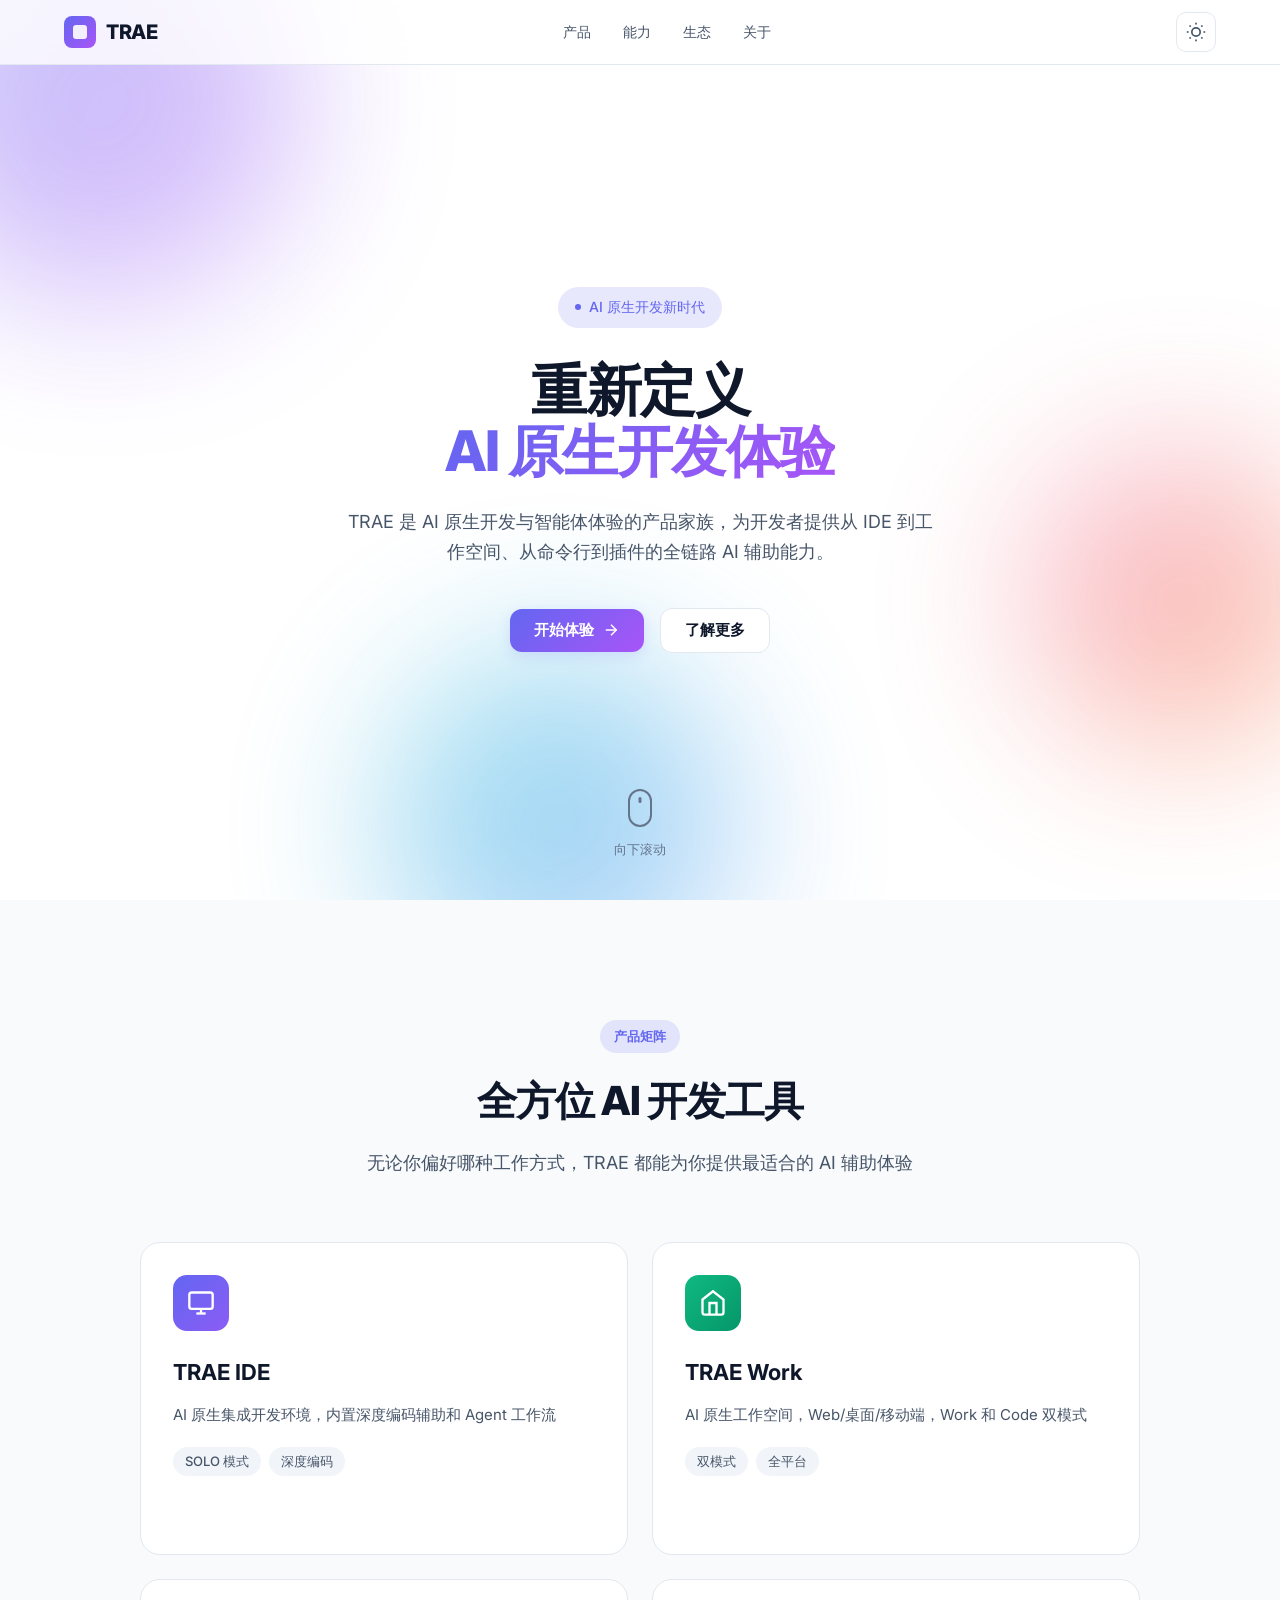
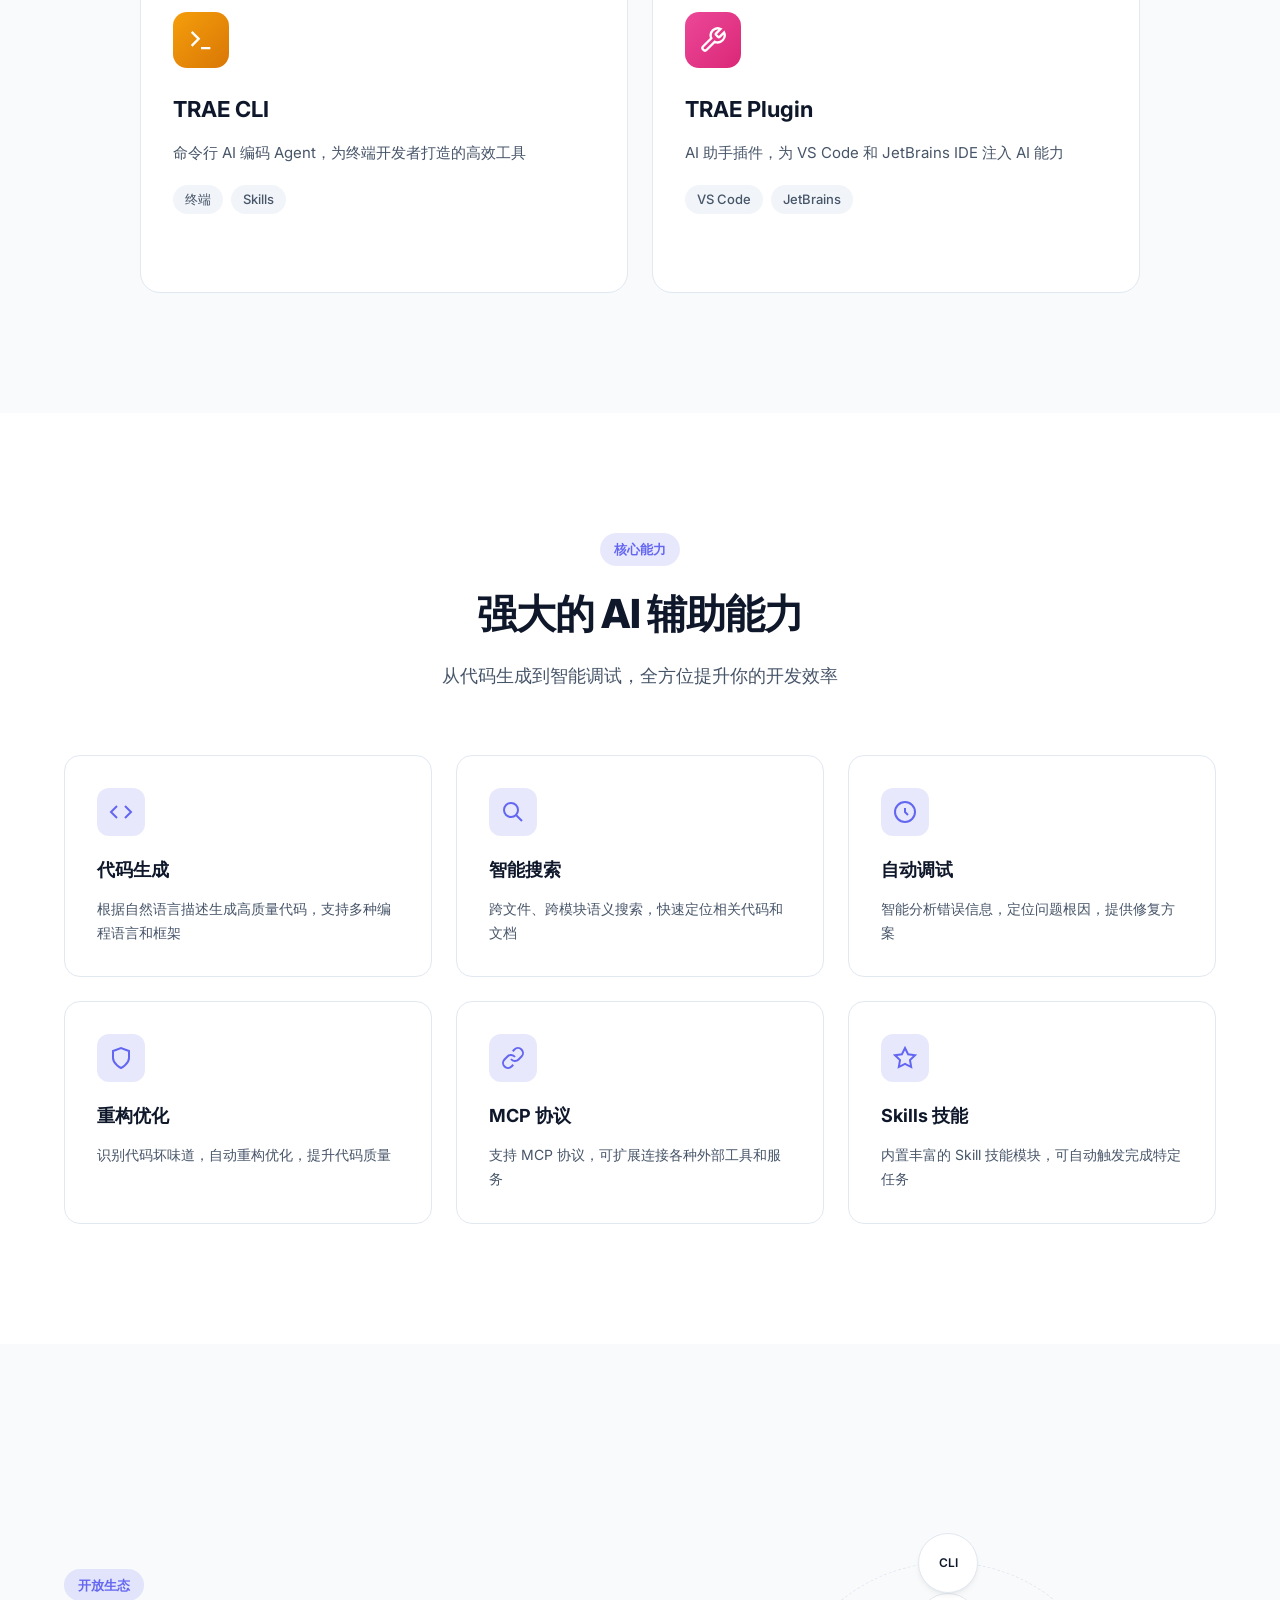
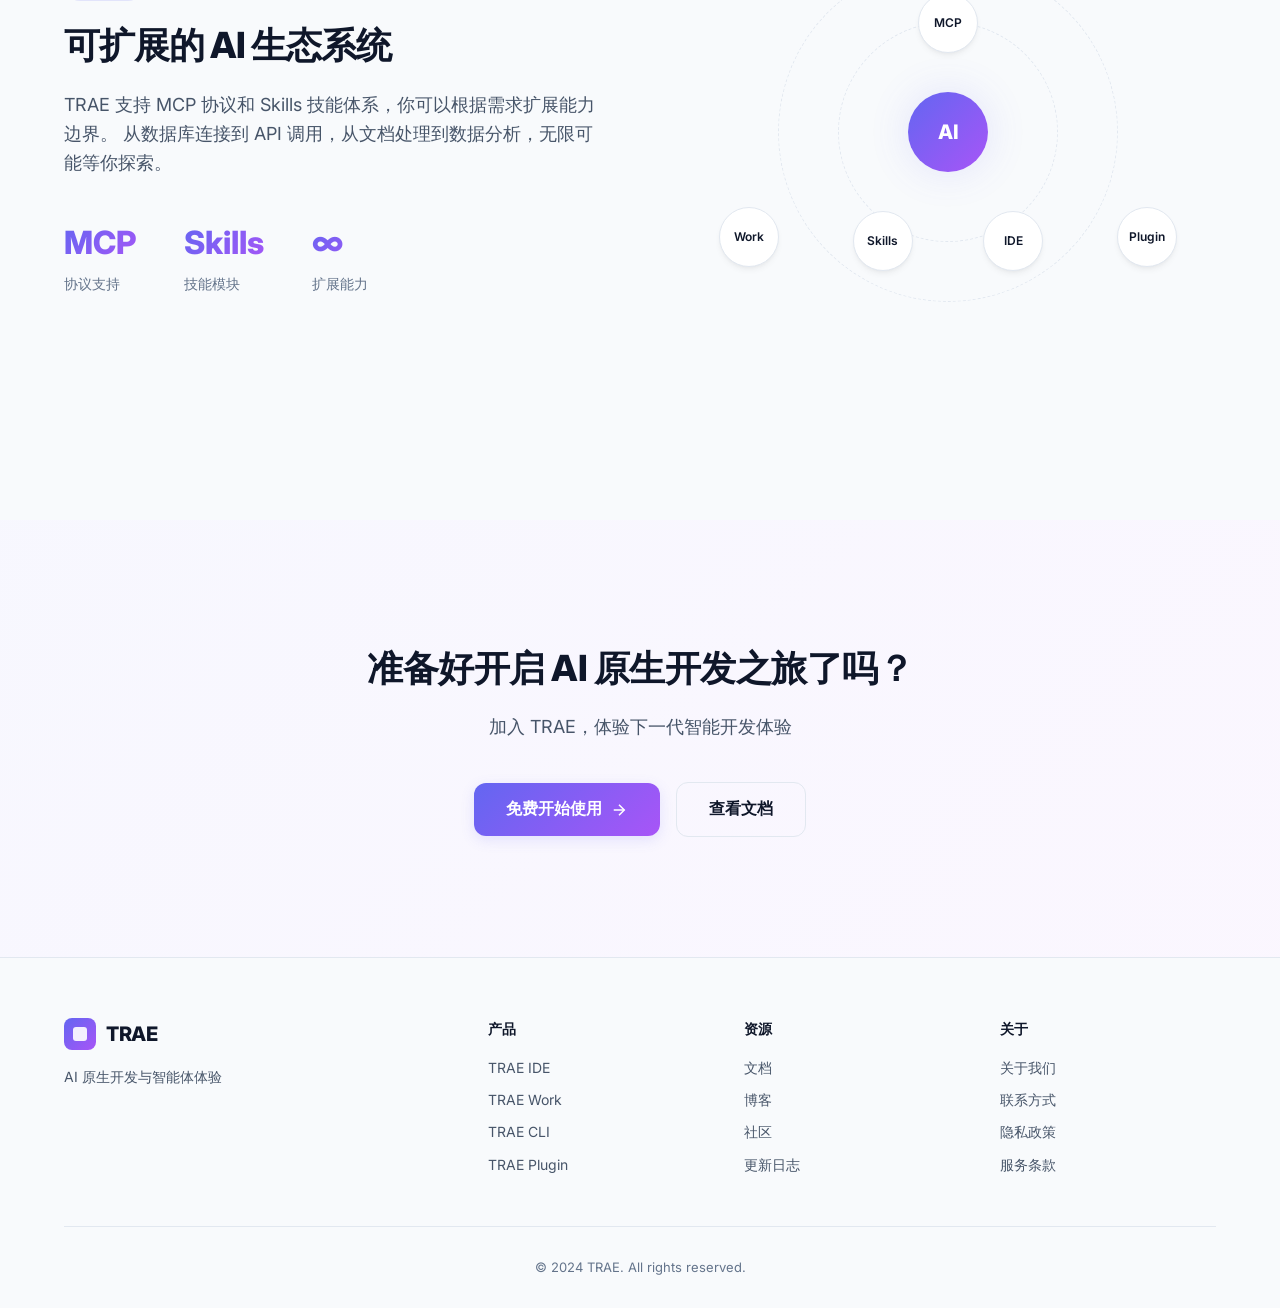
<file: index.html>
<!DOCTYPE html>
<html lang="zh-CN">
<head>
    <meta charset="UTF-8">
    <meta name="viewport" content="width=device-width, initial-scale=1.0">
    <title>TRAE - AI 原生开发与智能体体验</title>
    <link rel="stylesheet" href="styles.css">
    <link rel="preconnect" href="https://fonts.googleapis.com">
    <link rel="preconnect" href="https://fonts.gstatic.com" crossorigin>
    <link href="https://fonts.googleapis.com/css2?family=Inter:wght@300;400;500;600;700;800&display=swap" rel="stylesheet">
</head>
<body>
    <nav class="navbar">
        <div class="nav-container">
            <div class="nav-logo">
                <div class="logo-icon"></div>
                <span class="logo-text">TRAE</span>
            </div>
            <div class="nav-links">
                <a href="#products">产品</a>
                <a href="#features">能力</a>
                <a href="#ecosystem">生态</a>
                <a href="#about">关于</a>
            </div>
            <button class="nav-cta" id="themeToggle">
                <svg width="20" height="20" viewBox="0 0 24 24" fill="none" stroke="currentColor" stroke-width="2">
                    <circle cx="12" cy="12" r="5"></circle>
                    <line x1="12" y1="1" x2="12" y2="3"></line>
                    <line x1="12" y1="21" x2="12" y2="23"></line>
                    <line x1="4.22" y1="4.22" x2="5.64" y2="5.64"></line>
                    <line x1="18.36" y1="18.36" x2="19.78" y2="19.78"></line>
                    <line x1="1" y1="12" x2="3" y2="12"></line>
                    <line x1="21" y1="12" x2="23" y2="12"></line>
                    <line x1="4.22" y1="19.78" x2="5.64" y2="18.36"></line>
                    <line x1="18.36" y1="5.64" x2="19.78" y2="4.22"></line>
                </svg>
            </button>
        </div>
    </nav>

    <section class="hero">
        <div class="hero-bg">
            <div class="gradient-orb orb-1"></div>
            <div class="gradient-orb orb-2"></div>
            <div class="gradient-orb orb-3"></div>
        </div>
        <div class="hero-content">
            <div class="hero-badge">
                <span class="badge-dot"></span>
                <span>AI 原生开发新时代</span>
            </div>
            <h1 class="hero-title">
                重新定义<br>
                <span class="gradient-text">AI 原生开发体验</span>
            </h1>
            <p class="hero-description">
                TRAE 是 AI 原生开发与智能体体验的产品家族，为开发者提供从 IDE 到工作空间、从命令行到插件的全链路 AI 辅助能力。
            </p>
            <div class="hero-actions">
                <button class="btn btn-primary">
                    开始体验
                    <svg width="18" height="18" viewBox="0 0 24 24" fill="none" stroke="currentColor" stroke-width="2">
                        <line x1="5" y1="12" x2="19" y2="12"></line>
                        <polyline points="12 5 19 12 12 19"></polyline>
                    </svg>
                </button>
                <button class="btn btn-secondary">
                    了解更多
                </button>
            </div>
        </div>
        <div class="hero-scroll">
            <div class="scroll-indicator"></div>
            <span>向下滚动</span>
        </div>
    </section>

    <section id="products" class="products">
        <div class="container">
            <div class="section-header">
                <span class="section-label">产品矩阵</span>
                <h2 class="section-title">全方位 AI 开发工具</h2>
                <p class="section-description">无论你偏好哪种工作方式，TRAE 都能为你提供最适合的 AI 辅助体验</p>
            </div>
            <div class="products-grid">
                <div class="product-card" data-product="ide">
                    <div class="product-icon icon-ide">
                        <svg width="28" height="28" viewBox="0 0 24 24" fill="none" stroke="currentColor" stroke-width="2">
                            <rect x="2" y="3" width="20" height="14" rx="2" ry="2"></rect>
                            <line x1="8" y1="21" x2="16" y2="21"></line>
                            <line x1="12" y1="17" x2="12" y2="21"></line>
                        </svg>
                    </div>
                    <h3 class="product-name">TRAE IDE</h3>
                    <p class="product-desc">AI 原生集成开发环境，内置深度编码辅助和 Agent 工作流</p>
                    <div class="product-tags">
                        <span class="tag">SOLO 模式</span>
                        <span class="tag">深度编码</span>
                    </div>
                    <div class="product-hover">
                        <span>了解详情 →</span>
                    </div>
                </div>

                <div class="product-card" data-product="work">
                    <div class="product-icon icon-work">
                        <svg width="28" height="28" viewBox="0 0 24 24" fill="none" stroke="currentColor" stroke-width="2">
                            <path d="M3 9l9-7 9 7v11a2 2 0 0 1-2 2H5a2 2 0 0 1-2-2z"></path>
                            <polyline points="9 22 9 12 15 12 15 22"></polyline>
                        </svg>
                    </div>
                    <h3 class="product-name">TRAE Work</h3>
                    <p class="product-desc">AI 原生工作空间，Web/桌面/移动端，Work 和 Code 双模式</p>
                    <div class="product-tags">
                        <span class="tag">双模式</span>
                        <span class="tag">全平台</span>
                    </div>
                    <div class="product-hover">
                        <span>了解详情 →</span>
                    </div>
                </div>

                <div class="product-card" data-product="cli">
                    <div class="product-icon icon-cli">
                        <svg width="28" height="28" viewBox="0 0 24 24" fill="none" stroke="currentColor" stroke-width="2">
                            <polyline points="4 17 10 11 4 5"></polyline>
                            <line x1="12" y1="19" x2="20" y2="19"></line>
                        </svg>
                    </div>
                    <h3 class="product-name">TRAE CLI</h3>
                    <p class="product-desc">命令行 AI 编码 Agent，为终端开发者打造的高效工具</p>
                    <div class="product-tags">
                        <span class="tag">终端</span>
                        <span class="tag">Skills</span>
                    </div>
                    <div class="product-hover">
                        <span>了解详情 →</span>
                    </div>
                </div>

                <div class="product-card" data-product="plugin">
                    <div class="product-icon icon-plugin">
                        <svg width="28" height="28" viewBox="0 0 24 24" fill="none" stroke="currentColor" stroke-width="2">
                            <path d="M14.7 6.3a1 1 0 0 0 0 1.4l1.6 1.6a1 1 0 0 0 1.4 0l3.77-3.77a6 6 0 0 1-7.94 7.94l-6.91 6.91a2.12 2.12 0 0 1-3-3l6.91-6.91a6 6 0 0 1 7.94-7.94l-3.76 3.76z"></path>
                        </svg>
                    </div>
                    <h3 class="product-name">TRAE Plugin</h3>
                    <p class="product-desc">AI 助手插件，为 VS Code 和 JetBrains IDE 注入 AI 能力</p>
                    <div class="product-tags">
                        <span class="tag">VS Code</span>
                        <span class="tag">JetBrains</span>
                    </div>
                    <div class="product-hover">
                        <span>了解详情 →</span>
                    </div>
                </div>
            </div>
        </div>
    </section>

    <section id="features" class="features">
        <div class="container">
            <div class="section-header">
                <span class="section-label">核心能力</span>
                <h2 class="section-title">强大的 AI 辅助能力</h2>
                <p class="section-description">从代码生成到智能调试，全方位提升你的开发效率</p>
            </div>
            <div class="features-grid">
                <div class="feature-item">
                    <div class="feature-icon">
                        <svg width="24" height="24" viewBox="0 0 24 24" fill="none" stroke="currentColor" stroke-width="2">
                            <polyline points="16 18 22 12 16 6"></polyline>
                            <polyline points="8 6 2 12 8 18"></polyline>
                        </svg>
                    </div>
                    <h3>代码生成</h3>
                    <p>根据自然语言描述生成高质量代码，支持多种编程语言和框架</p>
                </div>
                <div class="feature-item">
                    <div class="feature-icon">
                        <svg width="24" height="24" viewBox="0 0 24 24" fill="none" stroke="currentColor" stroke-width="2">
                            <path d="M21 21l-6-6m2-5a7 7 0 11-14 0 7 7 0 0114 0z"></path>
                        </svg>
                    </div>
                    <h3>智能搜索</h3>
                    <p>跨文件、跨模块语义搜索，快速定位相关代码和文档</p>
                </div>
                <div class="feature-item">
                    <div class="feature-icon">
                        <svg width="24" height="24" viewBox="0 0 24 24" fill="none" stroke="currentColor" stroke-width="2">
                            <circle cx="12" cy="12" r="10"></circle>
                            <path d="M12 8v4l3 3"></path>
                        </svg>
                    </div>
                    <h3>自动调试</h3>
                    <p>智能分析错误信息，定位问题根因，提供修复方案</p>
                </div>
                <div class="feature-item">
                    <div class="feature-icon">
                        <svg width="24" height="24" viewBox="0 0 24 24" fill="none" stroke="currentColor" stroke-width="2">
                            <path d="M12 22s8-4 8-10V5l-8-3-8 3v7c0 6 8 10 8 10z"></path>
                        </svg>
                    </div>
                    <h3>重构优化</h3>
                    <p>识别代码坏味道，自动重构优化，提升代码质量</p>
                </div>
                <div class="feature-item">
                    <div class="feature-icon">
                        <svg width="24" height="24" viewBox="0 0 24 24" fill="none" stroke="currentColor" stroke-width="2">
                            <path d="M10 13a5 5 0 0 0 7.54.54l3-3a5 5 0 0 0-7.07-7.07l-1.72 1.71"></path>
                            <path d="M14 11a5 5 0 0 0-7.54-.54l-3 3a5 5 0 0 0 7.07 7.07l1.71-1.71"></path>
                        </svg>
                    </div>
                    <h3>MCP 协议</h3>
                    <p>支持 MCP 协议，可扩展连接各种外部工具和服务</p>
                </div>
                <div class="feature-item">
                    <div class="feature-icon">
                        <svg width="24" height="24" viewBox="0 0 24 24" fill="none" stroke="currentColor" stroke-width="2">
                            <polygon points="12 2 15.09 8.26 22 9.27 17 14.14 18.18 21.02 12 17.77 5.82 21.02 7 14.14 2 9.27 8.91 8.26 12 2"></polygon>
                        </svg>
                    </div>
                    <h3>Skills 技能</h3>
                    <p>内置丰富的 Skill 技能模块，可自动触发完成特定任务</p>
                </div>
            </div>
        </div>
    </section>

    <section id="ecosystem" class="ecosystem">
        <div class="container">
            <div class="ecosystem-content">
                <div class="ecosystem-text">
                    <span class="section-label">开放生态</span>
                    <h2 class="section-title">可扩展的 AI 生态系统</h2>
                    <p class="section-description">
                        TRAE 支持 MCP 协议和 Skills 技能体系，你可以根据需求扩展能力边界。
                        从数据库连接到 API 调用，从文档处理到数据分析，无限可能等你探索。
                    </p>
                    <div class="ecosystem-stats">
                        <div class="stat-item">
                            <div class="stat-number">MCP</div>
                            <div class="stat-label">协议支持</div>
                        </div>
                        <div class="stat-item">
                            <div class="stat-number">Skills</div>
                            <div class="stat-label">技能模块</div>
                        </div>
                        <div class="stat-item">
                            <div class="stat-number">∞</div>
                            <div class="stat-label">扩展能力</div>
                        </div>
                    </div>
                </div>
                <div class="ecosystem-visual">
                    <div class="eco-center">
                        <div class="eco-core">
                            <span>AI</span>
                        </div>
                    </div>
                    <div class="eco-ring eco-ring-1">
                        <div class="eco-node node-1"><span>MCP</span></div>
                        <div class="eco-node node-2"><span>Skills</span></div>
                        <div class="eco-node node-3"><span>IDE</span></div>
                    </div>
                    <div class="eco-ring eco-ring-2">
                        <div class="eco-node node-4"><span>CLI</span></div>
                        <div class="eco-node node-5"><span>Work</span></div>
                        <div class="eco-node node-6"><span>Plugin</span></div>
                    </div>
                </div>
            </div>
        </div>
    </section>

    <section class="cta">
        <div class="container">
            <div class="cta-content">
                <h2>准备好开启 AI 原生开发之旅了吗？</h2>
                <p>加入 TRAE，体验下一代智能开发体验</p>
                <div class="cta-actions">
                    <button class="btn btn-primary btn-large">
                        免费开始使用
                        <svg width="18" height="18" viewBox="0 0 24 24" fill="none" stroke="currentColor" stroke-width="2">
                            <line x1="5" y1="12" x2="19" y2="12"></line>
                            <polyline points="12 5 19 12 12 19"></polyline>
                        </svg>
                    </button>
                    <button class="btn btn-ghost btn-large">
                        查看文档
                    </button>
                </div>
            </div>
        </div>
    </section>

    <footer class="footer">
        <div class="container">
            <div class="footer-content">
                <div class="footer-brand">
                    <div class="nav-logo">
                        <div class="logo-icon"></div>
                        <span class="logo-text">TRAE</span>
                    </div>
                    <p>AI 原生开发与智能体体验</p>
                </div>
                <div class="footer-links">
                    <div class="footer-column">
                        <h4>产品</h4>
                        <a href="#">TRAE IDE</a>
                        <a href="#">TRAE Work</a>
                        <a href="#">TRAE CLI</a>
                        <a href="#">TRAE Plugin</a>
                    </div>
                    <div class="footer-column">
                        <h4>资源</h4>
                        <a href="#">文档</a>
                        <a href="#">博客</a>
                        <a href="#">社区</a>
                        <a href="#">更新日志</a>
                    </div>
                    <div class="footer-column">
                        <h4>关于</h4>
                        <a href="#">关于我们</a>
                        <a href="#">联系方式</a>
                        <a href="#">隐私政策</a>
                        <a href="#">服务条款</a>
                    </div>
                </div>
            </div>
            <div class="footer-bottom">
                <p>&copy; 2024 TRAE. All rights reserved.</p>
            </div>
        </div>
    </footer>

    <script src="script.js"></script>
</body>
</html>
</file>
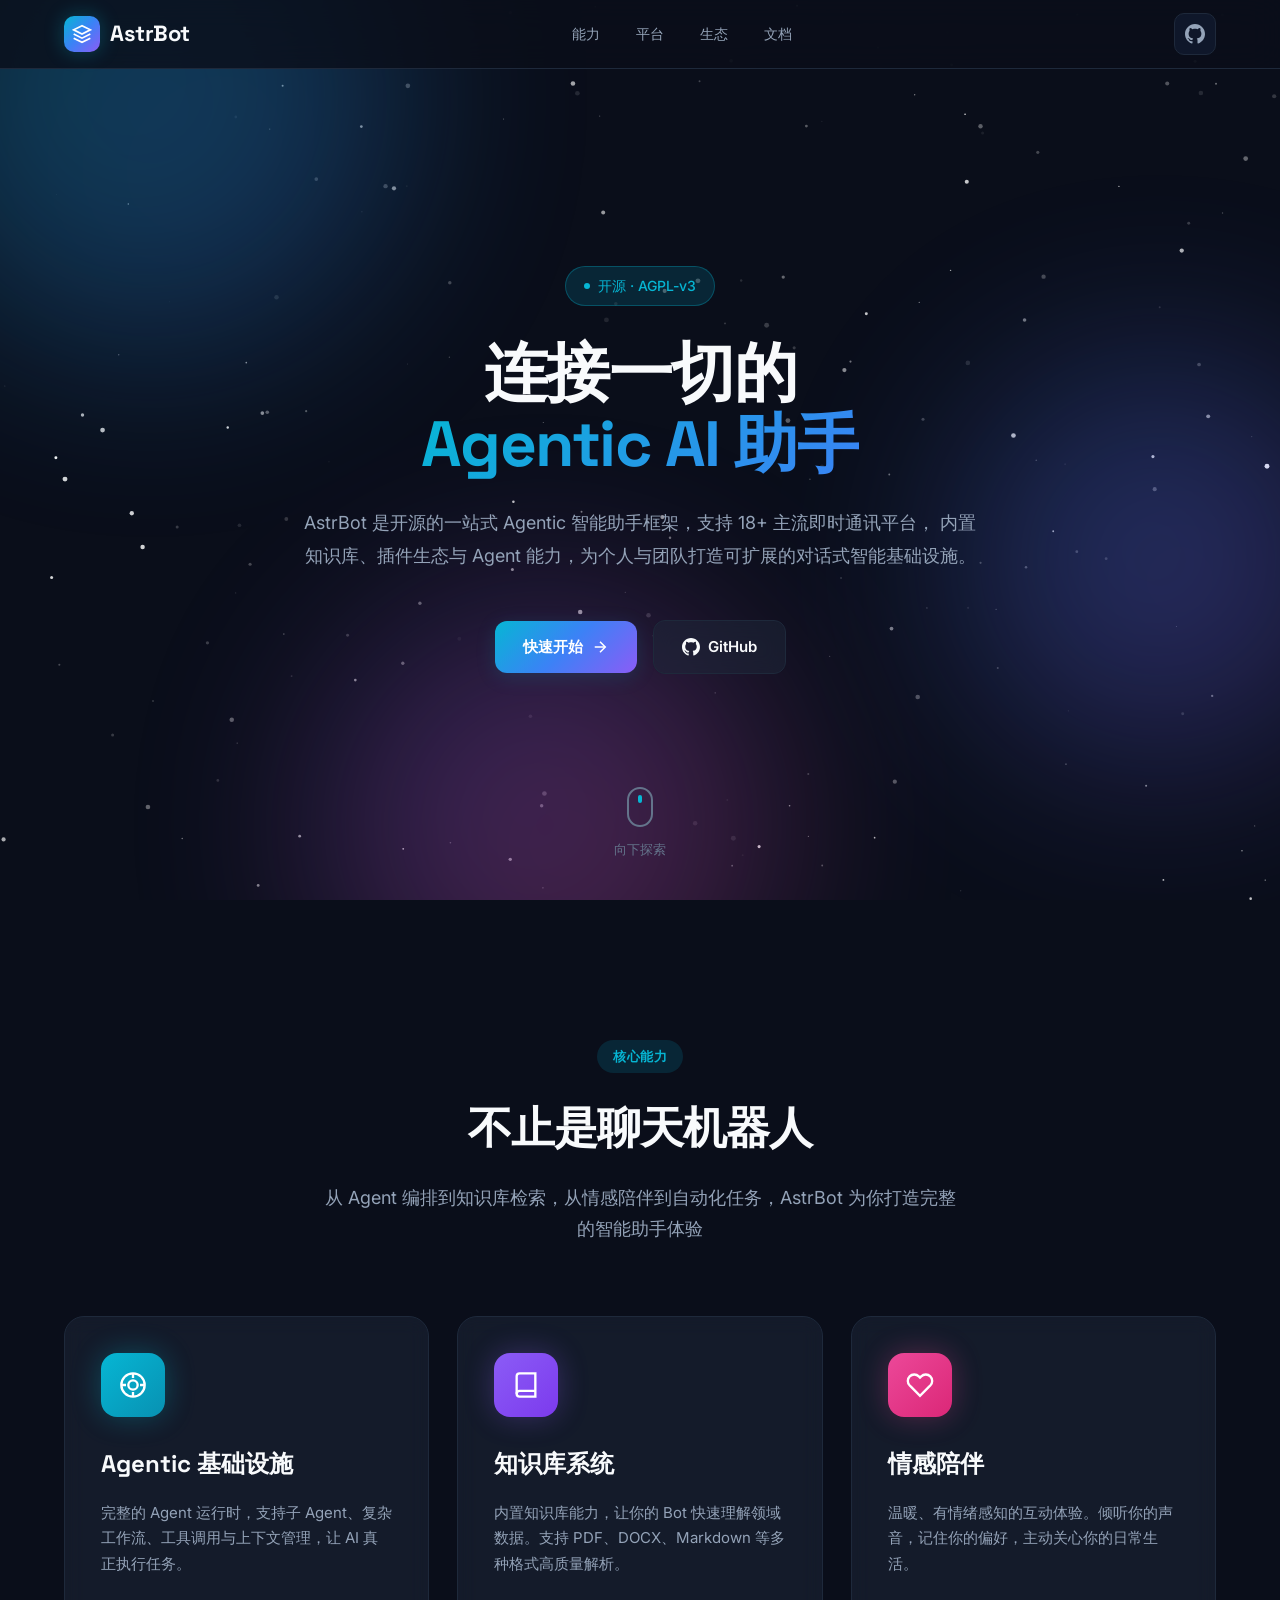
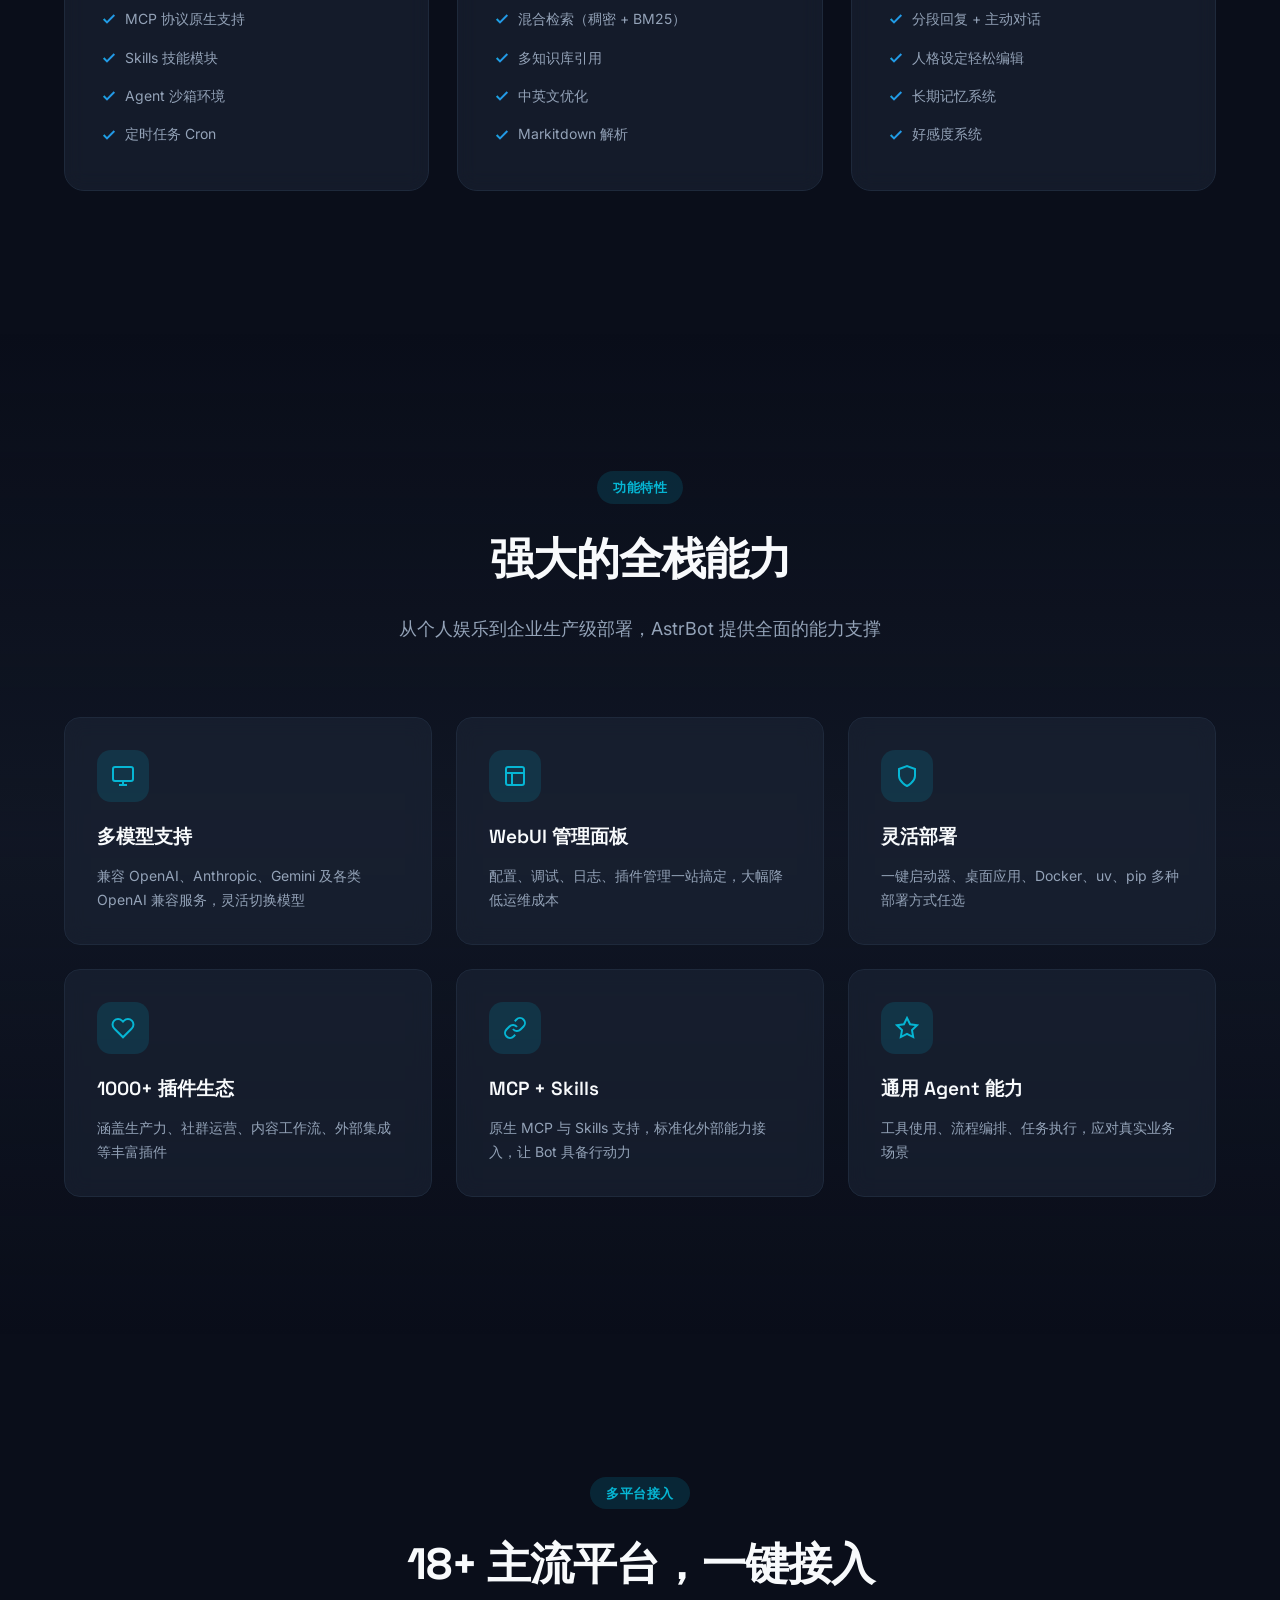
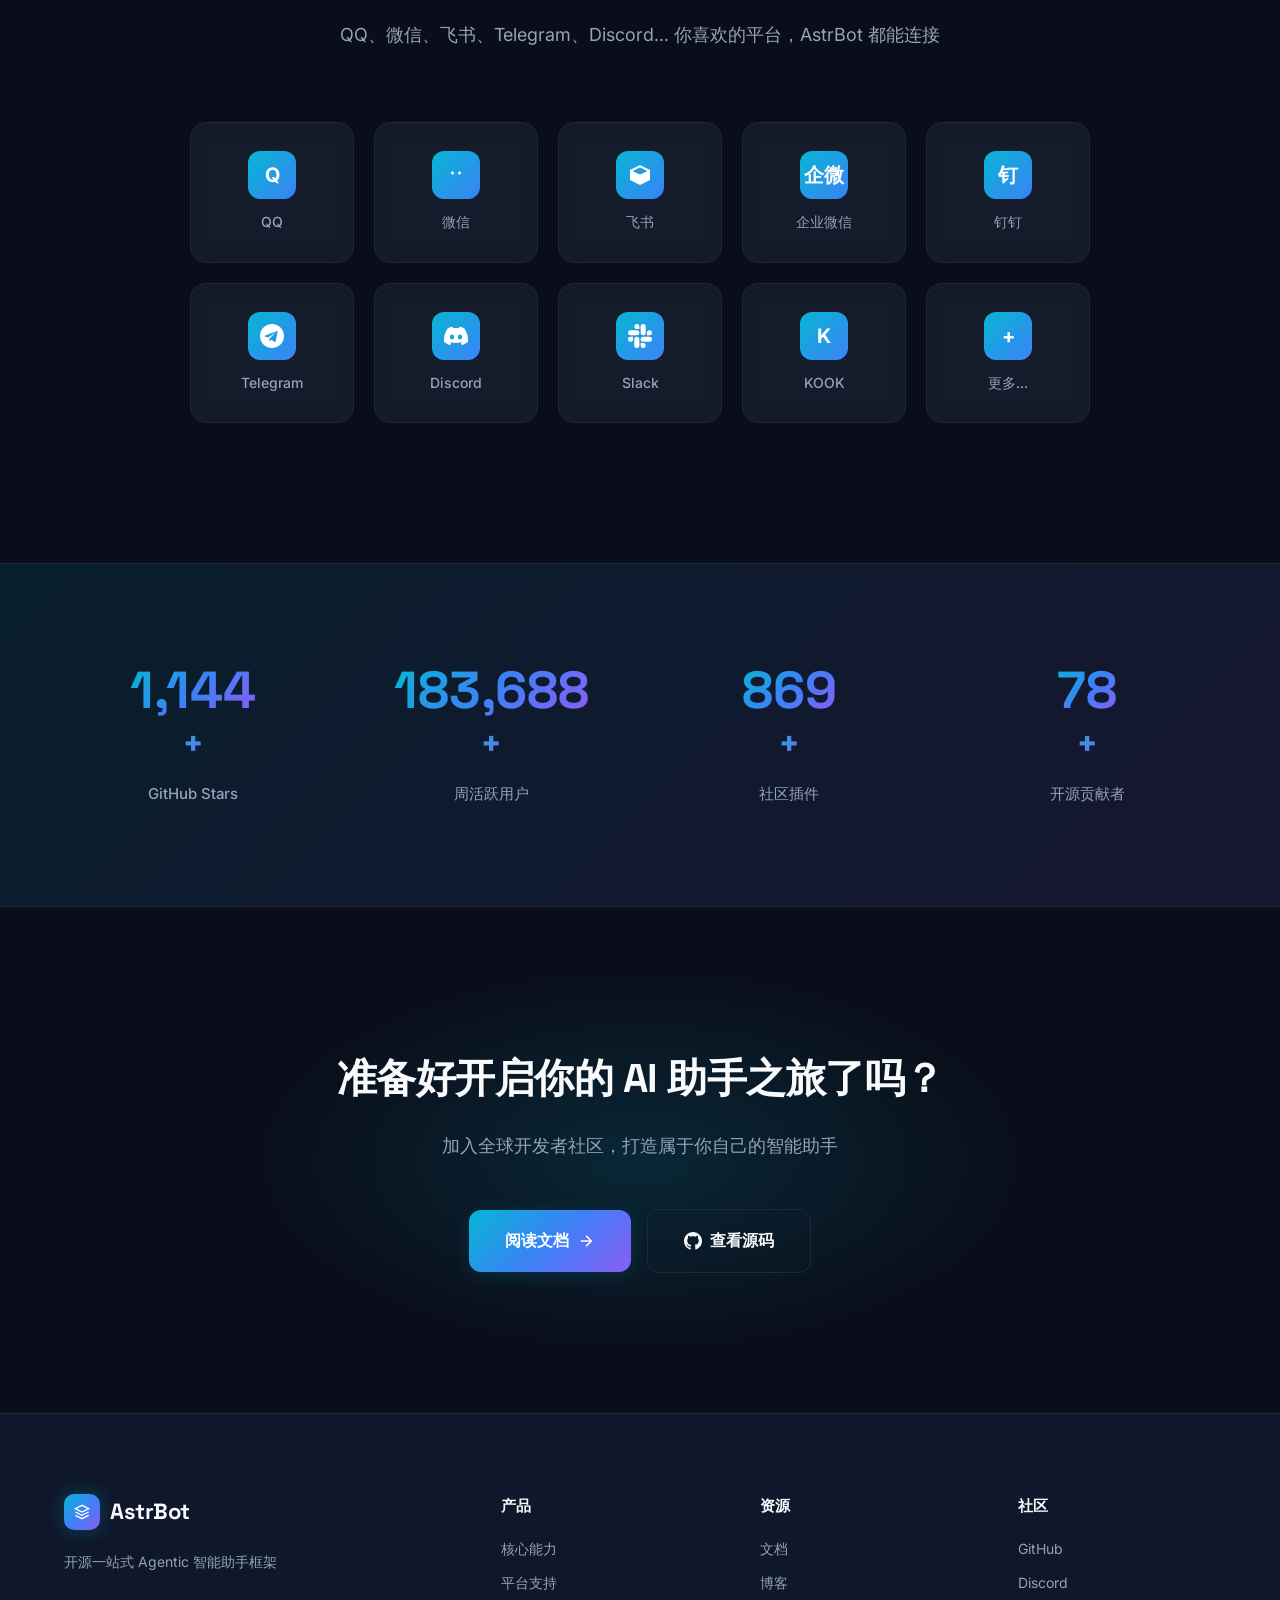
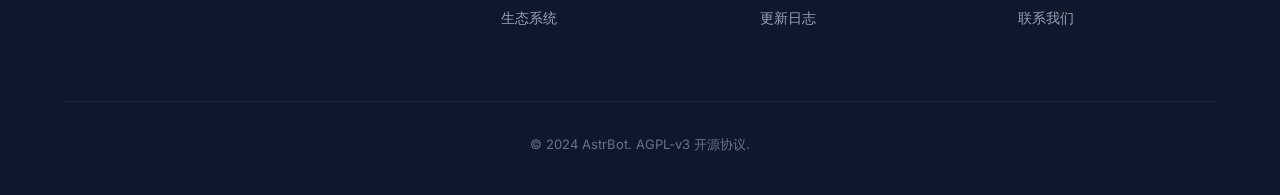
<file: astrbot.html>
<!DOCTYPE html>
<html lang="zh-CN">
<head>
    <meta charset="UTF-8">
    <meta name="viewport" content="width=device-width, initial-scale=1.0">
    <title>AstrBot - 开源一站式 Agentic 智能助手</title>
    <link rel="stylesheet" href="astrbot.css">
    <link rel="preconnect" href="https://fonts.googleapis.com">
    <link rel="preconnect" href="https://fonts.gstatic.com" crossorigin>
    <link href="https://fonts.googleapis.com/css2?family=Space+Grotesk:wght@300;400;500;600;700&family=Inter:wght@300;400;500;600;700&display=swap" rel="stylesheet">
</head>
<body>
    <canvas id="starfield"></canvas>

    <nav class="navbar">
        <div class="nav-container">
            <div class="nav-logo">
                <div class="logo-icon">
                    <svg width="20" height="20" viewBox="0 0 24 24" fill="none" stroke="white" stroke-width="2">
                        <path d="M12 2L2 7l10 5 10-5-10-5z"></path>
                        <path d="M2 17l10 5 10-5"></path>
                        <path d="M2 12l10 5 10-5"></path>
                    </svg>
                </div>
                <span class="logo-text">AstrBot</span>
            </div>
            <div class="nav-links">
                <a href="#features">能力</a>
                <a href="#platforms">平台</a>
                <a href="#ecosystem">生态</a>
                <a href="#docs">文档</a>
            </div>
            <div class="nav-actions">
                <button class="nav-github" id="ghBtn">
                    <svg width="20" height="20" viewBox="0 0 24 24" fill="currentColor">
                        <path d="M12 0c-6.626 0-12 5.373-12 12 0 5.302 3.438 9.8 8.207 11.387.599.111.793-.261.793-.577v-2.234c-3.338.726-4.033-1.416-4.033-1.416-.546-1.387-1.333-1.756-1.333-1.756-1.089-.745.083-.729.083-.729 1.205.084 1.839 1.237 1.839 1.237 1.07 1.834 2.807 1.304 3.492.997.107-.775.418-1.305.762-1.604-2.665-.305-5.467-1.334-5.467-5.931 0-1.311.469-2.381 1.236-3.221-.124-.303-.535-1.524.117-3.176 0 0 1.008-.322 3.301 1.23.957-.266 1.983-.399 3.003-.404 1.02.005 2.047.138 3.006.404 2.291-1.552 3.297-1.23 3.297-1.23.653 1.653.242 2.874.118 3.176.77.84 1.235 1.911 1.235 3.221 0 4.609-2.807 5.624-5.479 5.921.43.372.823 1.102.823 2.222v3.293c0 .319.192.694.801.576 4.765-1.589 8.199-6.086 8.199-11.386 0-6.627-5.373-12-12-12z"/>
                    </svg>
                </button>
            </div>
        </div>
    </nav>

    <section class="hero">
        <div class="hero-orb orb-1"></div>
        <div class="hero-orb orb-2"></div>
        <div class="hero-orb orb-3"></div>
        <div class="hero-content">
            <div class="hero-badge">
                <span class="badge-dot"></span>
                <span>开源 · AGPL-v3</span>
            </div>
            <h1 class="hero-title">
                连接一切的<br>
                <span class="gradient-text">Agentic AI 助手</span>
            </h1>
            <p class="hero-description">
                AstrBot 是开源的一站式 Agentic 智能助手框架，支持 18+ 主流即时通讯平台，
                内置知识库、插件生态与 Agent 能力，为个人与团队打造可扩展的对话式智能基础设施。
            </p>
            <div class="hero-actions">
                <a href="https://docs.astrbot.app/" target="_blank" class="btn btn-primary">
                    快速开始
                    <svg width="18" height="18" viewBox="0 0 24 24" fill="none" stroke="currentColor" stroke-width="2">
                        <line x1="5" y1="12" x2="19" y2="12"></line>
                        <polyline points="12 5 19 12 12 19"></polyline>
                    </svg>
                </a>
                <a href="https://github.com/AstrBotDevs/AstrBot" target="_blank" class="btn btn-secondary">
                    <svg width="18" height="18" viewBox="0 0 24 24" fill="currentColor">
                        <path d="M12 0c-6.626 0-12 5.373-12 12 0 5.302 3.438 9.8 8.207 11.387.599.111.793-.261.793-.577v-2.234c-3.338.726-4.033-1.416-4.033-1.416-.546-1.387-1.333-1.756-1.333-1.756-1.089-.745.083-.729.083-.729 1.205.084 1.839 1.237 1.839 1.237 1.07 1.834 2.807 1.304 3.492.997.107-.775.418-1.305.762-1.604-2.665-.305-5.467-1.334-5.467-5.931 0-1.311.469-2.381 1.236-3.221-.124-.303-.535-1.524.117-3.176 0 0 1.008-.322 3.301 1.23.957-.266 1.983-.399 3.003-.404 1.02.005 2.047.138 3.006.404 2.291-1.552 3.297-1.23 3.297-1.23.653 1.653.242 2.874.118 3.176.77.84 1.235 1.911 1.235 3.221 0 4.609-2.807 5.624-5.479 5.921.43.372.823 1.102.823 2.222v3.293c0 .319.192.694.801.576 4.765-1.589 8.199-6.086 8.199-11.386 0-6.627-5.373-12-12-12z"/>
                    </svg>
                    GitHub
                </a>
            </div>
        </div>
        <div class="hero-scroll">
            <div class="scroll-indicator"></div>
            <span>向下探索</span>
        </div>
    </section>

    <section id="features" class="core-capabilities">
        <div class="container">
            <div class="section-header animate-on-scroll">
                <span class="section-label">核心能力</span>
                <h2 class="section-title">不止是聊天机器人</h2>
                <p class="section-description">
                    从 Agent 编排到知识库检索，从情感陪伴到自动化任务，AstrBot 为你打造完整的智能助手体验
                </p>
            </div>
            <div class="capability-grid">
                <div class="capability-card animate-on-scroll">
                    <div class="capability-icon icon-agent">
                        <svg width="28" height="28" viewBox="0 0 24 24" fill="none" stroke="currentColor" stroke-width="2">
                            <circle cx="12" cy="12" r="10"></circle>
                            <circle cx="12" cy="12" r="4"></circle>
                            <line x1="12" y1="2" x2="12" y2="6"></line>
                            <line x1="12" y1="18" x2="12" y2="22"></line>
                            <line x1="2" y1="12" x2="6" y2="12"></line>
                            <line x1="18" y1="12" x2="22" y2="12"></line>
                        </svg>
                    </div>
                    <h3>Agentic 基础设施</h3>
                    <p>完整的 Agent 运行时，支持子 Agent、复杂工作流、工具调用与上下文管理，让 AI 真正执行任务。</p>
                    <ul class="capability-list">
                        <li>MCP 协议原生支持</li>
                        <li>Skills 技能模块</li>
                        <li>Agent 沙箱环境</li>
                        <li>定时任务 Cron</li>
                    </ul>
                </div>

                <div class="capability-card animate-on-scroll">
                    <div class="capability-icon icon-kb">
                        <svg width="28" height="28" viewBox="0 0 24 24" fill="none" stroke="currentColor" stroke-width="2">
                            <path d="M4 19.5A2.5 2.5 0 0 1 6.5 17H20"></path>
                            <path d="M6.5 2H20v20H6.5A2.5 2.5 0 0 1 4 19.5v-15A2.5 2.5 0 0 1 6.5 2z"></path>
                        </svg>
                    </div>
                    <h3>知识库系统</h3>
                    <p>内置知识库能力，让你的 Bot 快速理解领域数据。支持 PDF、DOCX、Markdown 等多种格式高质量解析。</p>
                    <ul class="capability-list">
                        <li>混合检索（稠密 + BM25）</li>
                        <li>多知识库引用</li>
                        <li>中英文优化</li>
                        <li>Markitdown 解析</li>
                    </ul>
                </div>

                <div class="capability-card animate-on-scroll">
                    <div class="capability-icon icon-heart">
                        <svg width="28" height="28" viewBox="0 0 24 24" fill="none" stroke="currentColor" stroke-width="2">
                            <path d="M20.84 4.61a5.5 5.5 0 0 0-7.78 0L12 5.67l-1.06-1.06a5.5 5.5 0 0 0-7.78 7.78l1.06 1.06L12 21.23l7.78-7.78 1.06-1.06a5.5 5.5 0 0 0 0-7.78z"></path>
                        </svg>
                    </div>
                    <h3>情感陪伴</h3>
                    <p>温暖、有情绪感知的互动体验。倾听你的声音，记住你的偏好，主动关心你的日常生活。</p>
                    <ul class="capability-list">
                        <li>分段回复 + 主动对话</li>
                        <li>人格设定轻松编辑</li>
                        <li>长期记忆系统</li>
                        <li>好感度系统</li>
                    </ul>
                </div>
            </div>
        </div>
    </section>

    <section class="feature-grid-section">
        <div class="container">
            <div class="section-header animate-on-scroll">
                <span class="section-label">功能特性</span>
                <h2 class="section-title">强大的全栈能力</h2>
                <p class="section-description">从个人娱乐到企业生产级部署，AstrBot 提供全面的能力支撑</p>
            </div>
            <div class="feature-grid">
                <div class="feature-item animate-on-scroll">
                    <div class="feature-icon">
                        <svg width="24" height="24" viewBox="0 0 24 24" fill="none" stroke="currentColor" stroke-width="2">
                            <rect x="2" y="3" width="20" height="14" rx="2" ry="2"></rect>
                            <line x1="8" y1="21" x2="16" y2="21"></line>
                            <line x1="12" y1="17" x2="12" y2="21"></line>
                        </svg>
                    </div>
                    <h3>多模型支持</h3>
                    <p>兼容 OpenAI、Anthropic、Gemini 及各类 OpenAI 兼容服务，灵活切换模型</p>
                </div>
                <div class="feature-item animate-on-scroll">
                    <div class="feature-icon">
                        <svg width="24" height="24" viewBox="0 0 24 24" fill="none" stroke="currentColor" stroke-width="2">
                            <rect x="3" y="3" width="18" height="18" rx="2" ry="2"></rect>
                            <line x1="3" y1="9" x2="21" y2="9"></line>
                            <line x1="9" y1="21" x2="9" y2="9"></line>
                        </svg>
                    </div>
                    <h3>WebUI 管理面板</h3>
                    <p>配置、调试、日志、插件管理一站搞定，大幅降低运维成本</p>
                </div>
                <div class="feature-item animate-on-scroll">
                    <div class="feature-icon">
                        <svg width="24" height="24" viewBox="0 0 24 24" fill="none" stroke="currentColor" stroke-width="2">
                            <path d="M12 22s8-4 8-10V5l-8-3-8 3v7c0 6 8 10 8 10z"></path>
                        </svg>
                    </div>
                    <h3>灵活部署</h3>
                    <p>一键启动器、桌面应用、Docker、uv、pip 多种部署方式任选</p>
                </div>
                <div class="feature-item animate-on-scroll">
                    <div class="feature-icon">
                        <svg width="24" height="24" viewBox="0 0 24 24" fill="none" stroke="currentColor" stroke-width="2">
                            <path d="M20.84 4.61a5.5 5.5 0 0 0-7.78 0L12 5.67l-1.06-1.06a5.5 5.5 0 0 0-7.78 7.78l1.06 1.06L12 21.23l7.78-7.78 1.06-1.06a5.5 5.5 0 0 0 0-7.78z"></path>
                        </svg>
                    </div>
                    <h3>1000+ 插件生态</h3>
                    <p>涵盖生产力、社群运营、内容工作流、外部集成等丰富插件</p>
                </div>
                <div class="feature-item animate-on-scroll">
                    <div class="feature-icon">
                        <svg width="24" height="24" viewBox="0 0 24 24" fill="none" stroke="currentColor" stroke-width="2">
                            <path d="M10 13a5 5 0 0 0 7.54.54l3-3a5 5 0 0 0-7.07-7.07l-1.72 1.71"></path>
                            <path d="M14 11a5 5 0 0 0-7.54-.54l-3 3a5 5 0 0 0 7.07 7.07l1.71-1.71"></path>
                        </svg>
                    </div>
                    <h3>MCP + Skills</h3>
                    <p>原生 MCP 与 Skills 支持，标准化外部能力接入，让 Bot 具备行动力</p>
                </div>
                <div class="feature-item animate-on-scroll">
                    <div class="feature-icon">
                        <svg width="24" height="24" viewBox="0 0 24 24" fill="none" stroke="currentColor" stroke-width="2">
                            <polygon points="12 2 15.09 8.26 22 9.27 17 14.14 18.18 21.02 12 17.77 5.82 21.02 7 14.14 2 9.27 8.91 8.26 12 2"></polygon>
                        </svg>
                    </div>
                    <h3>通用 Agent 能力</h3>
                    <p>工具使用、流程编排、任务执行，应对真实业务场景</p>
                </div>
            </div>
        </div>
    </section>

    <section id="platforms" class="platforms-section">
        <div class="container">
            <div class="section-header animate-on-scroll">
                <span class="section-label">多平台接入</span>
                <h2 class="section-title">18+ 主流平台，一键接入</h2>
                <p class="section-description">QQ、微信、飞书、Telegram、Discord... 你喜欢的平台，AstrBot 都能连接</p>
            </div>
            <div class="platforms-grid animate-on-scroll">
                <div class="platform-item" title="QQ">
                    <div class="platform-icon">Q</div>
                    <span>QQ</span>
                </div>
                <div class="platform-item" title="微信">
                    <div class="platform-icon">
                        <svg width="24" height="24" viewBox="0 0 24 24" fill="currentColor">
                            <path d="M8.5 11.5c-.83 0-1.5-.67-1.5-1.5s.67-1.5 1.5-1.5 1.5.67 1.5 1.5-.67 1.5-1.5 1.5zm7 0c-.83 0-1.5-.67-1.5-1.5s.67-1.5 1.5-1.5 1.5.67 1.5 1.5-.67 1.5-1.5 1.5z"/>
                        </svg>
                    </div>
                    <span>微信</span>
                </div>
                <div class="platform-item" title="飞书">
                    <div class="platform-icon">
                        <svg width="24" height="24" viewBox="0 0 24 24" fill="currentColor">
                            <path d="M12 2L2 7v10l10 5 10-5V7L12 2zm0 2.5L19.5 8 12 11.5 4.5 8 12 4.5z"/>
                        </svg>
                    </div>
                    <span>飞书</span>
                </div>
                <div class="platform-item" title="企业微信">
                    <div class="platform-icon">企微</div>
                    <span>企业微信</span>
                </div>
                <div class="platform-item" title="钉钉">
                    <div class="platform-icon">钉</div>
                    <span>钉钉</span>
                </div>
                <div class="platform-item" title="Telegram">
                    <div class="platform-icon">
                        <svg width="24" height="24" viewBox="0 0 24 24" fill="currentColor">
                            <path d="M12 0C5.374 0 0 5.373 0 12s5.374 12 12 12 12-5.373 12-12S18.626 0 12 0zm5.568 8.16l-1.97 9.29c-.148.658-.538.82-1.094.508l-3.028-2.238-1.46 1.404c-.162.162-.298.298-.61.298l.214-3.084 5.612-5.066c.244-.218-.055-.34-.378-.122l-6.926 4.364-2.986-.934c-.648-.204-.662-.648.136-.958l11.642-4.478c.538-.196 1.004.122.838.942z"/>
                        </svg>
                    </div>
                    <span>Telegram</span>
                </div>
                <div class="platform-item" title="Discord">
                    <div class="platform-icon">
                        <svg width="24" height="24" viewBox="0 0 24 24" fill="currentColor">
                            <path d="M20.317 4.37a19.791 19.791 0 0 0-4.885-1.515.074.074 0 0 0-.079.037c-.21.375-.444.864-.608 1.25a18.27 18.27 0 0 0-5.487 0 12.64 12.64 0 0 0-.617-1.25.077.077 0 0 0-.079-.037A19.736 19.736 0 0 0 3.677 4.37a.07.07 0 0 0-.032.027C.533 9.046-.32 13.58.099 18.057a.082.082 0 0 0 .031.057 19.9 19.9 0 0 0 5.993 3.03.078.078 0 0 0 .084-.028c.462-.63.874-1.295 1.226-1.994a.076.076 0 0 0-.041-.106 13.107 13.107 0 0 1-1.872-.892.077.077 0 0 1-.008-.128 10.2 10.2 0 0 0 .372-.292.074.074 0 0 1 .077-.01c3.928 1.793 8.18 1.793 12.062 0a.074.074 0 0 1 .078.01c.12.098.246.198.373.292a.077.077 0 0 1-.006.127 12.299 12.299 0 0 1-1.873.892.077.077 0 0 0-.041.107c.36.698.772 1.362 1.225 1.993a.076.076 0 0 0 .084.028 19.839 19.839 0 0 0 6.002-3.03.077.077 0 0 0 .032-.054c.5-5.177-.838-9.674-3.549-13.66a.061.061 0 0 0-.031-.03zM8.02 15.33c-1.183 0-2.157-1.085-2.157-2.419 0-1.333.956-2.419 2.157-2.419 1.21 0 2.176 1.096 2.157 2.42 0 1.333-.956 2.418-2.157 2.418zm7.975 0c-1.183 0-2.157-1.085-2.157-2.419 0-1.333.955-2.419 2.157-2.419 1.21 0 2.176 1.096 2.157 2.42 0 1.333-.946 2.418-2.157 2.418z"/>
                        </svg>
                    </div>
                    <span>Discord</span>
                </div>
                <div class="platform-item" title="Slack">
                    <div class="platform-icon">
                        <svg width="24" height="24" viewBox="0 0 24 24" fill="currentColor">
                            <path d="M5.042 15.165a2.528 2.528 0 01-2.52 2.523A2.528 2.528 0 010 15.165a2.527 2.527 0 012.522-2.52h2.52v2.52zM6.313 15.165a2.527 2.527 0 012.521-2.52 2.527 2.527 0 012.521 2.52v6.313A2.528 2.528 0 018.834 24a2.528 2.528 0 01-2.521-2.522v-6.313zM8.834 5.042a2.528 2.528 0 01-2.521-2.52A2.528 2.528 0 018.834 0a2.528 2.528 0 012.521 2.522v2.52H8.834zM8.834 6.313a2.528 2.528 0 012.521 2.521 2.527 2.527 0 01-2.521 2.521H2.522A2.528 2.528 0 010 8.834a2.528 2.528 0 012.522-2.521h6.312zM18.956 8.834a2.528 2.528 0 012.522-2.521A2.528 2.528 0 0124 8.834a2.528 2.528 0 01-2.522 2.521h-2.522V8.834zM17.688 8.834a2.528 2.528 0 01-2.523 2.521 2.526 2.526 0 01-2.52-2.521V2.522A2.527 2.527 0 0115.165 0a2.528 2.528 0 012.523 2.522v6.312zM15.165 18.956a2.528 2.528 0 012.523 2.522A2.528 2.528 0 0115.165 24a2.527 2.527 0 01-2.52-2.522v-2.522h2.52zM15.165 17.688a2.527 2.527 0 01-2.52-2.523 2.528 2.528 0 012.52-2.521h6.313a2.528 2.528 0 012.522 2.521 2.527 2.527 0 01-2.522 2.523h-6.313z"/>
                        </svg>
                    </div>
                    <span>Slack</span>
                </div>
                <div class="platform-item" title="KOOK">
                    <div class="platform-icon">K</div>
                    <span>KOOK</span>
                </div>
                <div class="platform-item" title="更多平台">
                    <div class="platform-icon">+</div>
                    <span>更多...</span>
                </div>
            </div>
        </div>
    </section>

    <section id="ecosystem" class="stats-section">
        <div class="container">
            <div class="stats-grid">
                <div class="stat-item animate-on-scroll">
                    <div class="stat-number" data-target="1200">0</div>
                    <div class="stat-suffix">+</div>
                    <div class="stat-label">GitHub Stars</div>
                </div>
                <div class="stat-item animate-on-scroll">
                    <div class="stat-number" data-target="200000">0</div>
                    <div class="stat-suffix">+</div>
                    <div class="stat-label">周活跃用户</div>
                </div>
                <div class="stat-item animate-on-scroll">
                    <div class="stat-number" data-target="1000">0</div>
                    <div class="stat-suffix">+</div>
                    <div class="stat-label">社区插件</div>
                </div>
                <div class="stat-item animate-on-scroll">
                    <div class="stat-number" data-target="100">0</div>
                    <div class="stat-suffix">+</div>
                    <div class="stat-label">开源贡献者</div>
                </div>
            </div>
        </div>
    </section>

    <section id="docs" class="cta-section">
        <div class="container">
            <div class="cta-content animate-on-scroll">
                <h2>准备好开启你的 AI 助手之旅了吗？</h2>
                <p>加入全球开发者社区，打造属于你自己的智能助手</p>
                <div class="cta-actions">
                    <a href="https://docs.astrbot.app/" target="_blank" class="btn btn-primary btn-large">
                        阅读文档
                        <svg width="18" height="18" viewBox="0 0 24 24" fill="none" stroke="currentColor" stroke-width="2">
                            <line x1="5" y1="12" x2="19" y2="12"></line>
                            <polyline points="12 5 19 12 12 19"></polyline>
                        </svg>
                    </a>
                    <a href="https://github.com/AstrBotDevs/AstrBot" target="_blank" class="btn btn-ghost btn-large">
                        <svg width="18" height="18" viewBox="0 0 24 24" fill="currentColor">
                            <path d="M12 0c-6.626 0-12 5.373-12 12 0 5.302 3.438 9.8 8.207 11.387.599.111.793-.261.793-.577v-2.234c-3.338.726-4.033-1.416-4.033-1.416-.546-1.387-1.333-1.756-1.333-1.756-1.089-.745.083-.729.083-.729 1.205.084 1.839 1.237 1.839 1.237 1.07 1.834 2.807 1.304 3.492.997.107-.775.418-1.305.762-1.604-2.665-.305-5.467-1.334-5.467-5.931 0-1.311.469-2.381 1.236-3.221-.124-.303-.535-1.524.117-3.176 0 0 1.008-.322 3.301 1.23.957-.266 1.983-.399 3.003-.404 1.02.005 2.047.138 3.006.404 2.291-1.552 3.297-1.23 3.297-1.23.653 1.653.242 2.874.118 3.176.77.84 1.235 1.911 1.235 3.221 0 4.609-2.807 5.624-5.479 5.921.43.372.823 1.102.823 2.222v3.293c0 .319.192.694.801.576 4.765-1.589 8.199-6.086 8.199-11.386 0-6.627-5.373-12-12-12z"/>
                        </svg>
                        查看源码
                    </a>
                </div>
            </div>
        </div>
    </section>

    <footer class="footer">
        <div class="container">
            <div class="footer-content">
                <div class="footer-brand">
                    <div class="nav-logo">
                        <div class="logo-icon">
                            <svg width="16" height="16" viewBox="0 0 24 24" fill="none" stroke="white" stroke-width="2">
                                <path d="M12 2L2 7l10 5 10-5-10-5z"></path>
                                <path d="M2 17l10 5 10-5"></path>
                                <path d="M2 12l10 5 10-5"></path>
                            </svg>
                        </div>
                        <span class="logo-text">AstrBot</span>
                    </div>
                    <p>开源一站式 Agentic 智能助手框架</p>
                </div>
                <div class="footer-links">
                    <div class="footer-column">
                        <h4>产品</h4>
                        <a href="#features">核心能力</a>
                        <a href="#platforms">平台支持</a>
                        <a href="#ecosystem">生态系统</a>
                    </div>
                    <div class="footer-column">
                        <h4>资源</h4>
                        <a href="https://docs.astrbot.app/" target="_blank">文档</a>
                        <a href="https://astrbot.org/zh/blog" target="_blank">博客</a>
                        <a href="https://github.com/AstrBotDevs/AstrBot" target="_blank">更新日志</a>
                    </div>
                    <div class="footer-column">
                        <h4>社区</h4>
                        <a href="https://github.com/AstrBotDevs/AstrBot" target="_blank">GitHub</a>
                        <a href="https://discord.gg/astrbot" target="_blank">Discord</a>
                        <a href="mailto:community@astrbot.app">联系我们</a>
                    </div>
                </div>
            </div>
            <div class="footer-bottom">
                <p>&copy; 2024 AstrBot. AGPL-v3 开源协议.</p>
            </div>
        </div>
    </footer>

    <script src="astrbot.js"></script>
</body>
</html>
</file>
<file: styles.css>
:root {
    --bg-primary: #ffffff;
    --bg-secondary: #f8fafc;
    --bg-tertiary: #f1f5f9;
    --text-primary: #0f172a;
    --text-secondary: #475569;
    --text-tertiary: #64748b;
    --border-color: #e2e8f0;
    --accent-start: #6366f1;
    --accent-end: #a855f7;
    --accent-glow: rgba(99, 102, 241, 0.15);
    --card-bg: #ffffff;
    --card-shadow: 0 4px 6px -1px rgba(0, 0, 0, 0.05), 0 2px 4px -2px rgba(0, 0, 0, 0.05);
    --card-hover-shadow: 0 20px 25px -5px rgba(0, 0, 0, 0.08), 0 8px 10px -6px rgba(0, 0, 0, 0.05);
    --nav-bg: rgba(255, 255, 255, 0.8);
}

[data-theme="dark"] {
    --bg-primary: #0f172a;
    --bg-secondary: #1e293b;
    --bg-tertiary: #334155;
    --text-primary: #f8fafc;
    --text-secondary: #cbd5e1;
    --text-tertiary: #94a3b8;
    --border-color: #334155;
    --accent-start: #818cf8;
    --accent-end: #c084fc;
    --accent-glow: rgba(129, 140, 248, 0.2);
    --card-bg: #1e293b;
    --card-shadow: 0 4px 6px -1px rgba(0, 0, 0, 0.3), 0 2px 4px -2px rgba(0, 0, 0, 0.2);
    --card-hover-shadow: 0 20px 25px -5px rgba(0, 0, 0, 0.4), 0 8px 10px -6px rgba(0, 0, 0, 0.3);
    --nav-bg: rgba(15, 23, 42, 0.8);
}

* {
    margin: 0;
    padding: 0;
    box-sizing: border-box;
}

html {
    scroll-behavior: smooth;
}

body {
    font-family: 'Inter', -apple-system, BlinkMacSystemFont, 'Segoe UI', Roboto, sans-serif;
    background: var(--bg-primary);
    color: var(--text-primary);
    line-height: 1.6;
    transition: background-color 0.3s ease, color 0.3s ease;
    overflow-x: hidden;
}

.container {
    max-width: 1200px;
    margin: 0 auto;
    padding: 0 24px;
}

.navbar {
    position: fixed;
    top: 0;
    left: 0;
    right: 0;
    z-index: 1000;
    background: var(--nav-bg);
    backdrop-filter: blur(12px);
    -webkit-backdrop-filter: blur(12px);
    border-bottom: 1px solid var(--border-color);
    transition: all 0.3s ease;
}

.nav-container {
    max-width: 1200px;
    margin: 0 auto;
    padding: 0 24px;
    display: flex;
    align-items: center;
    justify-content: space-between;
    height: 64px;
}

.nav-logo {
    display: flex;
    align-items: center;
    gap: 10px;
}

.logo-icon {
    width: 32px;
    height: 32px;
    background: linear-gradient(135deg, var(--accent-start), var(--accent-end));
    border-radius: 8px;
    position: relative;
}

.logo-icon::after {
    content: '';
    position: absolute;
    top: 50%;
    left: 50%;
    transform: translate(-50%, -50%);
    width: 14px;
    height: 14px;
    background: white;
    border-radius: 3px;
    opacity: 0.9;
}

.logo-text {
    font-size: 20px;
    font-weight: 800;
    letter-spacing: -0.5px;
    color: var(--text-primary);
}

.nav-links {
    display: flex;
    align-items: center;
    gap: 32px;
}

.nav-links a {
    text-decoration: none;
    color: var(--text-secondary);
    font-size: 14px;
    font-weight: 500;
    transition: color 0.2s ease;
}

.nav-links a:hover {
    color: var(--text-primary);
}

.nav-cta {
    width: 40px;
    height: 40px;
    border-radius: 10px;
    border: 1px solid var(--border-color);
    background: var(--card-bg);
    color: var(--text-secondary);
    cursor: pointer;
    display: flex;
    align-items: center;
    justify-content: center;
    transition: all 0.2s ease;
}

.nav-cta:hover {
    color: var(--text-primary);
    border-color: var(--accent-start);
}

.hero {
    min-height: 100vh;
    display: flex;
    align-items: center;
    justify-content: center;
    position: relative;
    overflow: hidden;
    padding: 100px 24px 60px;
}

.hero-bg {
    position: absolute;
    top: 0;
    left: 0;
    right: 0;
    bottom: 0;
    z-index: 0;
}

.gradient-orb {
    position: absolute;
    border-radius: 50%;
    filter: blur(80px);
    opacity: 0.4;
    animation: float 8s ease-in-out infinite;
}

.orb-1 {
    width: 400px;
    height: 400px;
    background: linear-gradient(135deg, var(--accent-start), var(--accent-end));
    top: -100px;
    left: -100px;
    animation-delay: 0s;
}

.orb-2 {
    width: 300px;
    height: 300px;
    background: linear-gradient(135deg, #ec4899, #f97316);
    top: 50%;
    right: -50px;
    animation-delay: -3s;
}

.orb-3 {
    width: 350px;
    height: 350px;
    background: linear-gradient(135deg, #06b6d4, #3b82f6);
    bottom: -100px;
    left: 30%;
    animation-delay: -6s;
}

@keyframes float {
    0%, 100% {
        transform: translate(0, 0) scale(1);
    }
    33% {
        transform: translate(30px, -30px) scale(1.05);
    }
    66% {
        transform: translate(-20px, 20px) scale(0.95);
    }
}

.hero-content {
    position: relative;
    z-index: 1;
    text-align: center;
    max-width: 800px;
}

.hero-badge {
    display: inline-flex;
    align-items: center;
    gap: 8px;
    padding: 8px 16px;
    background: var(--accent-glow);
    border: 1px solid transparent;
    border-radius: 999px;
    margin-bottom: 32px;
    font-size: 14px;
    font-weight: 500;
    color: var(--accent-start);
}

.badge-dot {
    width: 6px;
    height: 6px;
    background: var(--accent-start);
    border-radius: 50%;
    animation: pulse 2s ease-in-out infinite;
}

@keyframes pulse {
    0%, 100% {
        opacity: 1;
    }
    50% {
        opacity: 0.4;
    }
}

.hero-title {
    font-size: 56px;
    font-weight: 800;
    line-height: 1.1;
    letter-spacing: -1.5px;
    margin-bottom: 24px;
    color: var(--text-primary);
}

.gradient-text {
    background: linear-gradient(135deg, var(--accent-start), var(--accent-end), #ec4899);
    -webkit-background-clip: text;
    -webkit-text-fill-color: transparent;
    background-clip: text;
    background-size: 200% 200%;
    animation: gradientShift 5s ease infinite;
}

@keyframes gradientShift {
    0%, 100% {
        background-position: 0% 50%;
    }
    50% {
        background-position: 100% 50%;
    }
}

.hero-description {
    font-size: 18px;
    line-height: 1.7;
    color: var(--text-secondary);
    margin-bottom: 40px;
    max-width: 600px;
    margin-left: auto;
    margin-right: auto;
}

.hero-actions {
    display: flex;
    align-items: center;
    justify-content: center;
    gap: 16px;
    flex-wrap: wrap;
}

.btn {
    display: inline-flex;
    align-items: center;
    gap: 8px;
    padding: 12px 24px;
    border-radius: 12px;
    font-size: 15px;
    font-weight: 600;
    cursor: pointer;
    border: none;
    transition: all 0.2s ease;
    text-decoration: none;
}

.btn-primary {
    background: linear-gradient(135deg, var(--accent-start), var(--accent-end));
    color: white;
    box-shadow: 0 4px 14px var(--accent-glow);
}

.btn-primary:hover {
    transform: translateY(-2px);
    box-shadow: 0 8px 25px var(--accent-glow);
}

.btn-secondary {
    background: var(--card-bg);
    color: var(--text-primary);
    border: 1px solid var(--border-color);
}

.btn-secondary:hover {
    border-color: var(--accent-start);
    color: var(--accent-start);
}

.btn-ghost {
    background: transparent;
    color: var(--text-primary);
    border: 1px solid var(--border-color);
}

.btn-ghost:hover {
    background: var(--bg-tertiary);
}

.btn-large {
    padding: 16px 32px;
    font-size: 16px;
}

.hero-scroll {
    position: absolute;
    bottom: 40px;
    left: 50%;
    transform: translateX(-50%);
    display: flex;
    flex-direction: column;
    align-items: center;
    gap: 12px;
    color: var(--text-tertiary);
    font-size: 13px;
    z-index: 1;
}

.scroll-indicator {
    width: 24px;
    height: 38px;
    border: 2px solid var(--text-tertiary);
    border-radius: 12px;
    position: relative;
}

.scroll-indicator::after {
    content: '';
    position: absolute;
    top: 6px;
    left: 50%;
    transform: translateX(-50%);
    width: 3px;
    height: 6px;
    background: var(--text-tertiary);
    border-radius: 2px;
    animation: scrollBounce 2s ease-in-out infinite;
}

@keyframes scrollBounce {
    0%, 100% {
        transform: translateX(-50%) translateY(0);
        opacity: 1;
    }
    50% {
        transform: translateX(-50%) translateY(12px);
        opacity: 0.3;
    }
}

.products {
    padding: 120px 0;
    background: var(--bg-secondary);
}

.section-header {
    text-align: center;
    margin-bottom: 64px;
}

.section-label {
    display: inline-block;
    padding: 6px 14px;
    background: var(--accent-glow);
    color: var(--accent-start);
    border-radius: 999px;
    font-size: 13px;
    font-weight: 600;
    margin-bottom: 16px;
}

.section-title {
    font-size: 40px;
    font-weight: 800;
    letter-spacing: -1px;
    margin-bottom: 16px;
    color: var(--text-primary);
}

.section-description {
    font-size: 18px;
    color: var(--text-secondary);
    max-width: 600px;
    margin: 0 auto;
}

.products-grid {
    display: grid;
    grid-template-columns: repeat(2, 1fr);
    gap: 24px;
    max-width: 1000px;
    margin: 0 auto;
}

.product-card {
    background: var(--card-bg);
    border: 1px solid var(--border-color);
    border-radius: 20px;
    padding: 32px;
    position: relative;
    overflow: hidden;
    transition: all 0.3s ease;
    cursor: pointer;
}

.product-card::before {
    content: '';
    position: absolute;
    top: 0;
    left: 0;
    right: 0;
    height: 3px;
    background: linear-gradient(90deg, var(--accent-start), var(--accent-end));
    opacity: 0;
    transition: opacity 0.3s ease;
}

.product-card:hover {
    transform: translateY(-4px);
    box-shadow: var(--card-hover-shadow);
    border-color: transparent;
}

.product-card:hover::before {
    opacity: 1;
}

.product-icon {
    width: 56px;
    height: 56px;
    border-radius: 14px;
    display: flex;
    align-items: center;
    justify-content: center;
    margin-bottom: 24px;
    color: white;
}

.icon-ide {
    background: linear-gradient(135deg, #6366f1, #8b5cf6);
}

.icon-work {
    background: linear-gradient(135deg, #10b981, #059669);
}

.icon-cli {
    background: linear-gradient(135deg, #f59e0b, #d97706);
}

.icon-plugin {
    background: linear-gradient(135deg, #ec4899, #db2777);
}

.product-name {
    font-size: 22px;
    font-weight: 700;
    margin-bottom: 12px;
    color: var(--text-primary);
}

.product-desc {
    font-size: 15px;
    color: var(--text-secondary);
    line-height: 1.7;
    margin-bottom: 20px;
}

.product-tags {
    display: flex;
    gap: 8px;
    flex-wrap: wrap;
}

.tag {
    padding: 4px 12px;
    background: var(--bg-tertiary);
    color: var(--text-secondary);
    border-radius: 999px;
    font-size: 13px;
    font-weight: 500;
}

.product-hover {
    margin-top: 24px;
    color: var(--accent-start);
    font-weight: 600;
    font-size: 14px;
    opacity: 0;
    transform: translateY(10px);
    transition: all 0.3s ease;
}

.product-card:hover .product-hover {
    opacity: 1;
    transform: translateY(0);
}

.features {
    padding: 120px 0;
}

.features-grid {
    display: grid;
    grid-template-columns: repeat(3, 1fr);
    gap: 24px;
}

.feature-item {
    padding: 32px;
    border-radius: 16px;
    background: var(--card-bg);
    border: 1px solid var(--border-color);
    transition: all 0.3s ease;
}

.feature-item:hover {
    transform: translateY(-4px);
    box-shadow: var(--card-hover-shadow);
    border-color: transparent;
}

.feature-icon {
    width: 48px;
    height: 48px;
    border-radius: 12px;
    background: var(--accent-glow);
    color: var(--accent-start);
    display: flex;
    align-items: center;
    justify-content: center;
    margin-bottom: 20px;
}

.feature-item h3 {
    font-size: 18px;
    font-weight: 700;
    margin-bottom: 12px;
    color: var(--text-primary);
}

.feature-item p {
    font-size: 14px;
    color: var(--text-secondary);
    line-height: 1.7;
}

.ecosystem {
    padding: 120px 0;
    background: var(--bg-secondary);
}

.ecosystem-content {
    display: grid;
    grid-template-columns: 1fr 1fr;
    gap: 80px;
    align-items: center;
}

.ecosystem-text .section-header {
    text-align: left;
    margin-bottom: 32px;
}

.ecosystem-text .section-title {
    font-size: 36px;
}

.ecosystem-text .section-description {
    margin: 0;
    max-width: none;
    margin-bottom: 40px;
}

.ecosystem-stats {
    display: flex;
    gap: 48px;
}

.stat-item {
    text-align: left;
}

.stat-number {
    font-size: 32px;
    font-weight: 800;
    background: linear-gradient(135deg, var(--accent-start), var(--accent-end));
    -webkit-background-clip: text;
    -webkit-text-fill-color: transparent;
    background-clip: text;
    margin-bottom: 4px;
}

.stat-label {
    font-size: 14px;
    color: var(--text-tertiary);
    font-weight: 500;
}

.ecosystem-visual {
    position: relative;
    width: 100%;
    aspect-ratio: 1;
    display: flex;
    align-items: center;
    justify-content: center;
}

.eco-center {
    position: absolute;
    z-index: 3;
}

.eco-core {
    width: 80px;
    height: 80px;
    border-radius: 50%;
    background: linear-gradient(135deg, var(--accent-start), var(--accent-end));
    display: flex;
    align-items: center;
    justify-content: center;
    color: white;
    font-size: 20px;
    font-weight: 800;
    box-shadow: 0 0 40px var(--accent-glow);
    animation: corePulse 3s ease-in-out infinite;
}

@keyframes corePulse {
    0%, 100% {
        transform: scale(1);
        box-shadow: 0 0 40px var(--accent-glow);
    }
    50% {
        transform: scale(1.05);
        box-shadow: 0 0 60px var(--accent-glow);
    }
}

.eco-ring {
    position: absolute;
    border-radius: 50%;
    border: 1px dashed var(--border-color);
}

.eco-ring-1 {
    width: 220px;
    height: 220px;
    animation: rotate 20s linear infinite;
}

.eco-ring-2 {
    width: 340px;
    height: 340px;
    animation: rotate 30s linear infinite reverse;
}

@keyframes rotate {
    from {
        transform: rotate(0deg);
    }
    to {
        transform: rotate(360deg);
    }
}

.eco-node {
    position: absolute;
    width: 60px;
    height: 60px;
    border-radius: 50%;
    background: var(--card-bg);
    border: 1px solid var(--border-color);
    display: flex;
    align-items: center;
    justify-content: center;
    font-size: 12px;
    font-weight: 600;
    color: var(--text-primary);
    box-shadow: var(--card-shadow);
    animation: counterRotate 20s linear infinite;
}

.eco-ring-2 .eco-node {
    animation: counterRotate 30s linear infinite reverse;
}

@keyframes counterRotate {
    from {
        transform: rotate(0deg);
    }
    to {
        transform: rotate(-360deg);
    }
}

.node-1 {
    top: -30px;
    left: 50%;
    transform: translateX(-50%);
}

.node-2 {
    bottom: -30px;
    left: 20%;
    transform: translateX(-50%);
}

.node-3 {
    bottom: -30px;
    right: 20%;
    transform: translateX(50%);
}

.node-4 {
    top: -30px;
    left: 50%;
    transform: translateX(-50%);
}

.node-5 {
    bottom: 10%;
    left: -30px;
    transform: translateX(-50%);
}

.node-6 {
    bottom: 10%;
    right: -30px;
    transform: translateX(50%);
}

.cta {
    padding: 120px 0;
    position: relative;
    overflow: hidden;
}

.cta::before {
    content: '';
    position: absolute;
    top: 0;
    left: 0;
    right: 0;
    bottom: 0;
    background: linear-gradient(135deg, var(--accent-start), var(--accent-end));
    opacity: 0.05;
    z-index: 0;
}

.cta-content {
    position: relative;
    z-index: 1;
    text-align: center;
    max-width: 700px;
    margin: 0 auto;
}

.cta-content h2 {
    font-size: 36px;
    font-weight: 800;
    letter-spacing: -0.5px;
    margin-bottom: 16px;
    color: var(--text-primary);
}

.cta-content p {
    font-size: 18px;
    color: var(--text-secondary);
    margin-bottom: 40px;
}

.cta-actions {
    display: flex;
    align-items: center;
    justify-content: center;
    gap: 16px;
    flex-wrap: wrap;
}

.footer {
    background: var(--bg-secondary);
    border-top: 1px solid var(--border-color);
    padding: 60px 0 30px;
}

.footer-content {
    display: grid;
    grid-template-columns: 1fr 2fr;
    gap: 60px;
    margin-bottom: 40px;
}

.footer-brand p {
    margin-top: 16px;
    color: var(--text-secondary);
    font-size: 14px;
}

.footer-links {
    display: grid;
    grid-template-columns: repeat(3, 1fr);
    gap: 40px;
}

.footer-column h4 {
    font-size: 14px;
    font-weight: 700;
    margin-bottom: 16px;
    color: var(--text-primary);
}

.footer-column a {
    display: block;
    color: var(--text-secondary);
    text-decoration: none;
    font-size: 14px;
    margin-bottom: 10px;
    transition: color 0.2s ease;
}

.footer-column a:hover {
    color: var(--accent-start);
}

.footer-bottom {
    padding-top: 30px;
    border-top: 1px solid var(--border-color);
    text-align: center;
    color: var(--text-tertiary);
    font-size: 13px;
}

@media (max-width: 768px) {
    .nav-links {
        display: none;
    }

    .hero-title {
        font-size: 36px;
    }

    .hero-description {
        font-size: 16px;
    }

    .section-title {
        font-size: 28px;
    }

    .products-grid {
        grid-template-columns: 1fr;
    }

    .features-grid {
        grid-template-columns: 1fr;
    }

    .ecosystem-content {
        grid-template-columns: 1fr;
        gap: 60px;
    }

    .ecosystem-visual {
        max-width: 350px;
        margin: 0 auto;
    }

    .eco-ring-1 {
        width: 180px;
        height: 180px;
    }

    .eco-ring-2 {
        width: 280px;
        height: 280px;
    }

    .footer-content {
        grid-template-columns: 1fr;
        gap: 40px;
    }

    .footer-links {
        grid-template-columns: repeat(2, 1fr);
    }

    .ecosystem-stats {
        gap: 32px;
    }

    .stat-number {
        font-size: 24px;
    }
}
</file>
<file: astrbot.css>
:root {
    --bg-primary: #0a0e1a;
    --bg-secondary: #0f172a;
    --bg-tertiary: #1e293b;
    --text-primary: #f8fafc;
    --text-secondary: #94a3b8;
    --text-tertiary: #64748b;
    --border-color: #1e293b;
    --accent-start: #06b6d4;
    --accent-mid: #3b82f6;
    --accent-end: #8b5cf6;
    --accent-glow: rgba(6, 182, 212, 0.15);
    --card-bg: rgba(30, 41, 59, 0.5);
    --card-shadow: 0 4px 6px -1px rgba(0, 0, 0, 0.3), 0 2px 4px -2px rgba(0, 0, 0, 0.2);
    --card-hover-shadow: 0 20px 25px -5px rgba(0, 0, 0, 0.4), 0 8px 10px -6px rgba(0, 0, 0, 0.3);
    --nav-bg: rgba(10, 14, 26, 0.8);
}

* {
    margin: 0;
    padding: 0;
    box-sizing: border-box;
}

html {
    scroll-behavior: smooth;
}

body {
    font-family: 'Inter', -apple-system, BlinkMacSystemFont, 'Segoe UI', Roboto, sans-serif;
    background: var(--bg-primary);
    color: var(--text-primary);
    line-height: 1.6;
    overflow-x: hidden;
    position: relative;
}

#starfield {
    position: fixed;
    top: 0;
    left: 0;
    width: 100%;
    height: 100%;
    z-index: 0;
    pointer-events: none;
}

.container {
    max-width: 1200px;
    margin: 0 auto;
    padding: 0 24px;
    position: relative;
    z-index: 1;
}

.navbar {
    position: fixed;
    top: 0;
    left: 0;
    right: 0;
    z-index: 1000;
    background: var(--nav-bg);
    backdrop-filter: blur(16px);
    -webkit-backdrop-filter: blur(16px);
    border-bottom: 1px solid var(--border-color);
    transition: all 0.3s ease;
}

.nav-container {
    max-width: 1200px;
    margin: 0 auto;
    padding: 0 24px;
    display: flex;
    align-items: center;
    justify-content: space-between;
    height: 68px;
}

.nav-logo {
    display: flex;
    align-items: center;
    gap: 10px;
}

.logo-icon {
    width: 36px;
    height: 36px;
    background: linear-gradient(135deg, var(--accent-start), var(--accent-mid), var(--accent-end));
    border-radius: 10px;
    display: flex;
    align-items: center;
    justify-content: center;
    box-shadow: 0 0 20px rgba(6, 182, 212, 0.3);
}

.logo-text {
    font-family: 'Space Grotesk', sans-serif;
    font-size: 22px;
    font-weight: 700;
    letter-spacing: -0.5px;
    color: var(--text-primary);
}

.nav-links {
    display: flex;
    align-items: center;
    gap: 36px;
}

.nav-links a {
    text-decoration: none;
    color: var(--text-secondary);
    font-size: 14px;
    font-weight: 500;
    transition: color 0.2s ease;
    position: relative;
}

.nav-links a::after {
    content: '';
    position: absolute;
    bottom: -4px;
    left: 0;
    width: 0;
    height: 2px;
    background: linear-gradient(90deg, var(--accent-start), var(--accent-end));
    transition: width 0.3s ease;
}

.nav-links a:hover {
    color: var(--text-primary);
}

.nav-links a:hover::after {
    width: 100%;
}

.nav-github {
    width: 42px;
    height: 42px;
    border-radius: 10px;
    border: 1px solid var(--border-color);
    background: var(--bg-secondary);
    color: var(--text-secondary);
    cursor: pointer;
    display: flex;
    align-items: center;
    justify-content: center;
    transition: all 0.2s ease;
}

.nav-github:hover {
    color: var(--text-primary);
    border-color: var(--accent-start);
    box-shadow: 0 0 15px var(--accent-glow);
}

.hero {
    min-height: 100vh;
    display: flex;
    align-items: center;
    justify-content: center;
    position: relative;
    overflow: hidden;
    padding: 120px 24px 80px;
}

.hero-orb {
    position: absolute;
    border-radius: 50%;
    filter: blur(100px);
    opacity: 0.3;
    animation: floatOrb 12s ease-in-out infinite;
}

.orb-1 {
    width: 500px;
    height: 500px;
    background: linear-gradient(135deg, var(--accent-start), var(--accent-mid));
    top: -150px;
    left: -100px;
    animation-delay: 0s;
}

.orb-2 {
    width: 400px;
    height: 400px;
    background: linear-gradient(135deg, var(--accent-mid), var(--accent-end));
    top: 40%;
    right: -80px;
    animation-delay: -4s;
}

.orb-3 {
    width: 450px;
    height: 450px;
    background: linear-gradient(135deg, var(--accent-end), #ec4899);
    bottom: -150px;
    left: 25%;
    animation-delay: -8s;
}

@keyframes floatOrb {
    0%, 100% {
        transform: translate(0, 0) scale(1);
    }
    33% {
        transform: translate(40px, -40px) scale(1.1);
    }
    66% {
        transform: translate(-30px, 30px) scale(0.95);
    }
}

.hero-content {
    position: relative;
    z-index: 2;
    text-align: center;
    max-width: 900px;
}

.hero-badge {
    display: inline-flex;
    align-items: center;
    gap: 8px;
    padding: 8px 18px;
    background: var(--accent-glow);
    border: 1px solid rgba(6, 182, 212, 0.3);
    border-radius: 999px;
    margin-bottom: 32px;
    font-size: 14px;
    font-weight: 500;
    color: var(--accent-start);
}

.badge-dot {
    width: 6px;
    height: 6px;
    background: var(--accent-start);
    border-radius: 50%;
    animation: pulse 2s ease-in-out infinite;
}

@keyframes pulse {
    0%, 100% {
        opacity: 1;
    }
    50% {
        opacity: 0.4;
    }
}

.hero-title {
    font-family: 'Space Grotesk', sans-serif;
    font-size: 64px;
    font-weight: 700;
    line-height: 1.1;
    letter-spacing: -1.5px;
    margin-bottom: 28px;
    color: var(--text-primary);
}

.gradient-text {
    background: linear-gradient(135deg, var(--accent-start), var(--accent-mid), var(--accent-end));
    -webkit-background-clip: text;
    -webkit-text-fill-color: transparent;
    background-clip: text;
    background-size: 200% 200%;
    animation: gradientShift 6s ease infinite;
}

@keyframes gradientShift {
    0%, 100% {
        background-position: 0% 50%;
    }
    50% {
        background-position: 100% 50%;
    }
}

.hero-description {
    font-size: 18px;
    line-height: 1.8;
    color: var(--text-secondary);
    margin-bottom: 48px;
    max-width: 680px;
    margin-left: auto;
    margin-right: auto;
}

.hero-actions {
    display: flex;
    align-items: center;
    justify-content: center;
    gap: 16px;
    flex-wrap: wrap;
}

.btn {
    display: inline-flex;
    align-items: center;
    gap: 8px;
    padding: 14px 28px;
    border-radius: 12px;
    font-size: 15px;
    font-weight: 600;
    cursor: pointer;
    border: none;
    transition: all 0.3s ease;
    text-decoration: none;
    font-family: 'Inter', sans-serif;
}

.btn-primary {
    background: linear-gradient(135deg, var(--accent-start), var(--accent-mid), var(--accent-end));
    color: white;
    box-shadow: 0 4px 20px var(--accent-glow);
    position: relative;
    overflow: hidden;
}

.btn-primary::before {
    content: '';
    position: absolute;
    top: 0;
    left: -100%;
    width: 100%;
    height: 100%;
    background: linear-gradient(90deg, transparent, rgba(255, 255, 255, 0.2), transparent);
    transition: left 0.5s ease;
}

.btn-primary:hover::before {
    left: 100%;
}

.btn-primary:hover {
    transform: translateY(-2px);
    box-shadow: 0 8px 30px rgba(6, 182, 212, 0.3);
}

.btn-secondary {
    background: var(--card-bg);
    color: var(--text-primary);
    border: 1px solid var(--border-color);
    backdrop-filter: blur(10px);
}

.btn-secondary:hover {
    border-color: var(--accent-start);
    color: var(--accent-start);
    box-shadow: 0 0 20px var(--accent-glow);
}

.btn-ghost {
    background: transparent;
    color: var(--text-primary);
    border: 1px solid var(--border-color);
}

.btn-ghost:hover {
    background: var(--bg-tertiary);
    border-color: var(--text-secondary);
}

.btn-large {
    padding: 18px 36px;
    font-size: 16px;
}

.hero-scroll {
    position: absolute;
    bottom: 40px;
    left: 50%;
    transform: translateX(-50%);
    display: flex;
    flex-direction: column;
    align-items: center;
    gap: 12px;
    color: var(--text-tertiary);
    font-size: 13px;
    z-index: 2;
}

.scroll-indicator {
    width: 26px;
    height: 40px;
    border: 2px solid var(--text-tertiary);
    border-radius: 13px;
    position: relative;
}

.scroll-indicator::after {
    content: '';
    position: absolute;
    top: 6px;
    left: 50%;
    transform: translateX(-50%);
    width: 4px;
    height: 8px;
    background: var(--accent-start);
    border-radius: 2px;
    animation: scrollBounce 2s ease-in-out infinite;
}

@keyframes scrollBounce {
    0%, 100% {
        transform: translateX(-50%) translateY(0);
        opacity: 1;
    }
    50% {
        transform: translateX(-50%) translateY(14px);
        opacity: 0.3;
    }
}

.section-header {
    text-align: center;
    margin-bottom: 72px;
}

.section-label {
    display: inline-block;
    padding: 6px 16px;
    background: var(--accent-glow);
    color: var(--accent-start);
    border-radius: 999px;
    font-size: 13px;
    font-weight: 600;
    margin-bottom: 20px;
    letter-spacing: 0.5px;
}

.section-title {
    font-family: 'Space Grotesk', sans-serif;
    font-size: 44px;
    font-weight: 700;
    letter-spacing: -1px;
    margin-bottom: 20px;
    color: var(--text-primary);
}

.section-description {
    font-size: 18px;
    color: var(--text-secondary);
    max-width: 640px;
    margin: 0 auto;
    line-height: 1.7;
}

.core-capabilities {
    padding: 140px 0;
    position: relative;
}

.capability-grid {
    display: grid;
    grid-template-columns: repeat(3, 1fr);
    gap: 28px;
}

.capability-card {
    background: var(--card-bg);
    border: 1px solid var(--border-color);
    border-radius: 20px;
    padding: 36px;
    position: relative;
    overflow: hidden;
    transition: all 0.4s ease;
    backdrop-filter: blur(10px);
}

.capability-card::before {
    content: '';
    position: absolute;
    top: 0;
    left: 0;
    right: 0;
    height: 3px;
    background: linear-gradient(90deg, var(--accent-start), var(--accent-mid), var(--accent-end));
    opacity: 0;
    transition: opacity 0.4s ease;
}

.capability-card:hover {
    transform: translateY(-6px);
    box-shadow: var(--card-hover-shadow);
    border-color: transparent;
}

.capability-card:hover::before {
    opacity: 1;
}

.capability-icon {
    width: 64px;
    height: 64px;
    border-radius: 16px;
    display: flex;
    align-items: center;
    justify-content: center;
    margin-bottom: 28px;
    color: white;
}

.icon-agent {
    background: linear-gradient(135deg, #06b6d4, #0891b2);
    box-shadow: 0 0 30px rgba(6, 182, 212, 0.3);
}

.icon-kb {
    background: linear-gradient(135deg, #8b5cf6, #7c3aed);
    box-shadow: 0 0 30px rgba(139, 92, 246, 0.3);
}

.icon-heart {
    background: linear-gradient(135deg, #ec4899, #db2777);
    box-shadow: 0 0 30px rgba(236, 72, 153, 0.3);
}

.capability-card h3 {
    font-family: 'Space Grotesk', sans-serif;
    font-size: 24px;
    font-weight: 700;
    margin-bottom: 16px;
    color: var(--text-primary);
}

.capability-card p {
    font-size: 15px;
    color: var(--text-secondary);
    line-height: 1.7;
    margin-bottom: 24px;
}

.capability-list {
    list-style: none;
    padding: 0;
}

.capability-list li {
    padding: 8px 0;
    padding-left: 24px;
    position: relative;
    font-size: 14px;
    color: var(--text-secondary);
}

.capability-list li::before {
    content: '';
    position: absolute;
    left: 0;
    top: 50%;
    transform: translateY(-50%);
    width: 16px;
    height: 16px;
    background: linear-gradient(135deg, var(--accent-start), var(--accent-mid));
    mask: url("data:image/svg+xml,%3Csvg xmlns='http://www.w3.org/2000/svg' viewBox='0 0 24 24' fill='none' stroke='white' stroke-width='3'%3E%3Cpolyline points='20 6 9 17 4 12'%3E%3C/polyline%3E%3C/svg%3E") center/contain;
    -webkit-mask: url("data:image/svg+xml,%3Csvg xmlns='http://www.w3.org/2000/svg' viewBox='0 0 24 24' fill='none' stroke='white' stroke-width='3'%3E%3Cpolyline points='20 6 9 17 4 12'%3E%3C/polyline%3E%3C/svg%3E") center/contain;
}

.feature-grid-section {
    padding: 140px 0;
    background: linear-gradient(180deg, transparent, rgba(30, 41, 59, 0.3), transparent);
    position: relative;
}

.feature-grid {
    display: grid;
    grid-template-columns: repeat(3, 1fr);
    gap: 24px;
}

.feature-item {
    padding: 32px;
    border-radius: 16px;
    background: var(--card-bg);
    border: 1px solid var(--border-color);
    transition: all 0.3s ease;
    backdrop-filter: blur(10px);
}

.feature-item:hover {
    transform: translateY(-4px);
    box-shadow: var(--card-hover-shadow);
    border-color: rgba(6, 182, 212, 0.3);
}

.feature-icon {
    width: 52px;
    height: 52px;
    border-radius: 14px;
    background: var(--accent-glow);
    color: var(--accent-start);
    display: flex;
    align-items: center;
    justify-content: center;
    margin-bottom: 20px;
}

.feature-item h3 {
    font-family: 'Space Grotesk', sans-serif;
    font-size: 19px;
    font-weight: 600;
    margin-bottom: 12px;
    color: var(--text-primary);
}

.feature-item p {
    font-size: 14px;
    color: var(--text-secondary);
    line-height: 1.7;
}

.platforms-section {
    padding: 140px 0;
    position: relative;
}

.platforms-grid {
    display: grid;
    grid-template-columns: repeat(5, 1fr);
    gap: 20px;
    max-width: 900px;
    margin: 0 auto;
}

.platform-item {
    display: flex;
    flex-direction: column;
    align-items: center;
    gap: 12px;
    padding: 28px 20px;
    border-radius: 16px;
    background: var(--card-bg);
    border: 1px solid var(--border-color);
    transition: all 0.3s ease;
    cursor: pointer;
    backdrop-filter: blur(10px);
}

.platform-item:hover {
    transform: translateY(-4px);
    border-color: var(--accent-start);
    box-shadow: 0 0 30px var(--accent-glow);
}

.platform-icon {
    width: 48px;
    height: 48px;
    border-radius: 12px;
    display: flex;
    align-items: center;
    justify-content: center;
    font-size: 20px;
    font-weight: 700;
    background: linear-gradient(135deg, var(--accent-start), var(--accent-mid));
    color: white;
    transition: all 0.3s ease;
}

.platform-item span {
    font-size: 14px;
    font-weight: 500;
    color: var(--text-secondary);
    transition: color 0.3s ease;
}

.platform-item:hover span {
    color: var(--text-primary);
}

.stats-section {
    padding: 100px 0;
    background: linear-gradient(135deg, rgba(6, 182, 212, 0.1), rgba(139, 92, 246, 0.1));
    border-top: 1px solid var(--border-color);
    border-bottom: 1px solid var(--border-color);
    position: relative;
}

.stats-grid {
    display: grid;
    grid-template-columns: repeat(4, 1fr);
    gap: 40px;
    text-align: center;
}

.stat-item {
    display: flex;
    flex-direction: column;
    align-items: center;
    gap: 8px;
}

.stat-number {
    font-family: 'Space Grotesk', sans-serif;
    font-size: 52px;
    font-weight: 700;
    background: linear-gradient(135deg, var(--accent-start), var(--accent-mid), var(--accent-end));
    -webkit-background-clip: text;
    -webkit-text-fill-color: transparent;
    background-clip: text;
    line-height: 1;
}

.stat-suffix {
    font-family: 'Space Grotesk', sans-serif;
    font-size: 36px;
    font-weight: 700;
    background: linear-gradient(135deg, var(--accent-start), var(--accent-end));
    -webkit-background-clip: text;
    -webkit-text-fill-color: transparent;
    background-clip: text;
    margin-top: -8px;
}

.stat-label {
    font-size: 15px;
    color: var(--text-secondary);
    font-weight: 500;
}

.cta-section {
    padding: 140px 0;
    position: relative;
    overflow: hidden;
}

.cta-section::before {
    content: '';
    position: absolute;
    top: 50%;
    left: 50%;
    transform: translate(-50%, -50%);
    width: 800px;
    height: 400px;
    background: radial-gradient(ellipse, var(--accent-glow), transparent 70%);
    z-index: 0;
}

.cta-content {
    position: relative;
    z-index: 1;
    text-align: center;
    max-width: 720px;
    margin: 0 auto;
}

.cta-content h2 {
    font-family: 'Space Grotesk', sans-serif;
    font-size: 40px;
    font-weight: 700;
    letter-spacing: -0.5px;
    margin-bottom: 20px;
    color: var(--text-primary);
}

.cta-content p {
    font-size: 18px;
    color: var(--text-secondary);
    margin-bottom: 48px;
    line-height: 1.7;
}

.cta-actions {
    display: flex;
    align-items: center;
    justify-content: center;
    gap: 16px;
    flex-wrap: wrap;
}

.footer {
    background: var(--bg-secondary);
    border-top: 1px solid var(--border-color);
    padding: 80px 0 40px;
    position: relative;
    z-index: 1;
}

.footer-content {
    display: grid;
    grid-template-columns: 1fr 2fr;
    gap: 80px;
    margin-bottom: 60px;
}

.footer-brand p {
    margin-top: 20px;
    color: var(--text-secondary);
    font-size: 14px;
    line-height: 1.7;
    max-width: 280px;
}

.footer-links {
    display: grid;
    grid-template-columns: repeat(3, 1fr);
    gap: 60px;
}

.footer-column h4 {
    font-family: 'Space Grotesk', sans-serif;
    font-size: 15px;
    font-weight: 600;
    margin-bottom: 20px;
    color: var(--text-primary);
}

.footer-column a {
    display: block;
    color: var(--text-secondary);
    text-decoration: none;
    font-size: 14px;
    margin-bottom: 12px;
    transition: color 0.2s ease;
}

.footer-column a:hover {
    color: var(--accent-start);
}

.footer-bottom {
    padding-top: 32px;
    border-top: 1px solid var(--border-color);
    text-align: center;
    color: var(--text-tertiary);
    font-size: 13px;
}

.animate-on-scroll {
    opacity: 0;
    transform: translateY(40px);
    transition: opacity 0.8s ease, transform 0.8s ease;
}

.animate-on-scroll.is-visible {
    opacity: 1;
    transform: translateY(0);
}

@media (max-width: 1024px) {
    .capability-grid {
        grid-template-columns: repeat(2, 1fr);
    }

    .feature-grid {
        grid-template-columns: repeat(2, 1fr);
    }

    .platforms-grid {
        grid-template-columns: repeat(4, 1fr);
    }

    .stats-grid {
        grid-template-columns: repeat(2, 1fr);
        gap: 40px 20px;
    }
}

@media (max-width: 768px) {
    .nav-links {
        display: none;
    }

    .hero-title {
        font-size: 40px;
    }

    .hero-description {
        font-size: 16px;
    }

    .section-title {
        font-size: 32px;
    }

    .section-description {
        font-size: 16px;
    }

    .capability-grid {
        grid-template-columns: 1fr;
    }

    .feature-grid {
        grid-template-columns: 1fr;
    }

    .platforms-grid {
        grid-template-columns: repeat(3, 1fr);
    }

    .stats-grid {
        grid-template-columns: repeat(2, 1fr);
    }

    .stat-number {
        font-size: 36px;
    }

    .stat-suffix {
        font-size: 24px;
    }

    .footer-content {
        grid-template-columns: 1fr;
        gap: 48px;
    }

    .footer-links {
        grid-template-columns: repeat(2, 1fr);
        gap: 40px;
    }

    .cta-content h2 {
        font-size: 28px;
    }
}

@media (max-width: 480px) {
    .platforms-grid {
        grid-template-columns: repeat(2, 1fr);
    }

    .hero-title {
        font-size: 32px;
    }

    .btn {
        padding: 12px 20px;
        font-size: 14px;
    }

    .btn-large {
        padding: 14px 28px;
        font-size: 15px;
    }
}
</file>
